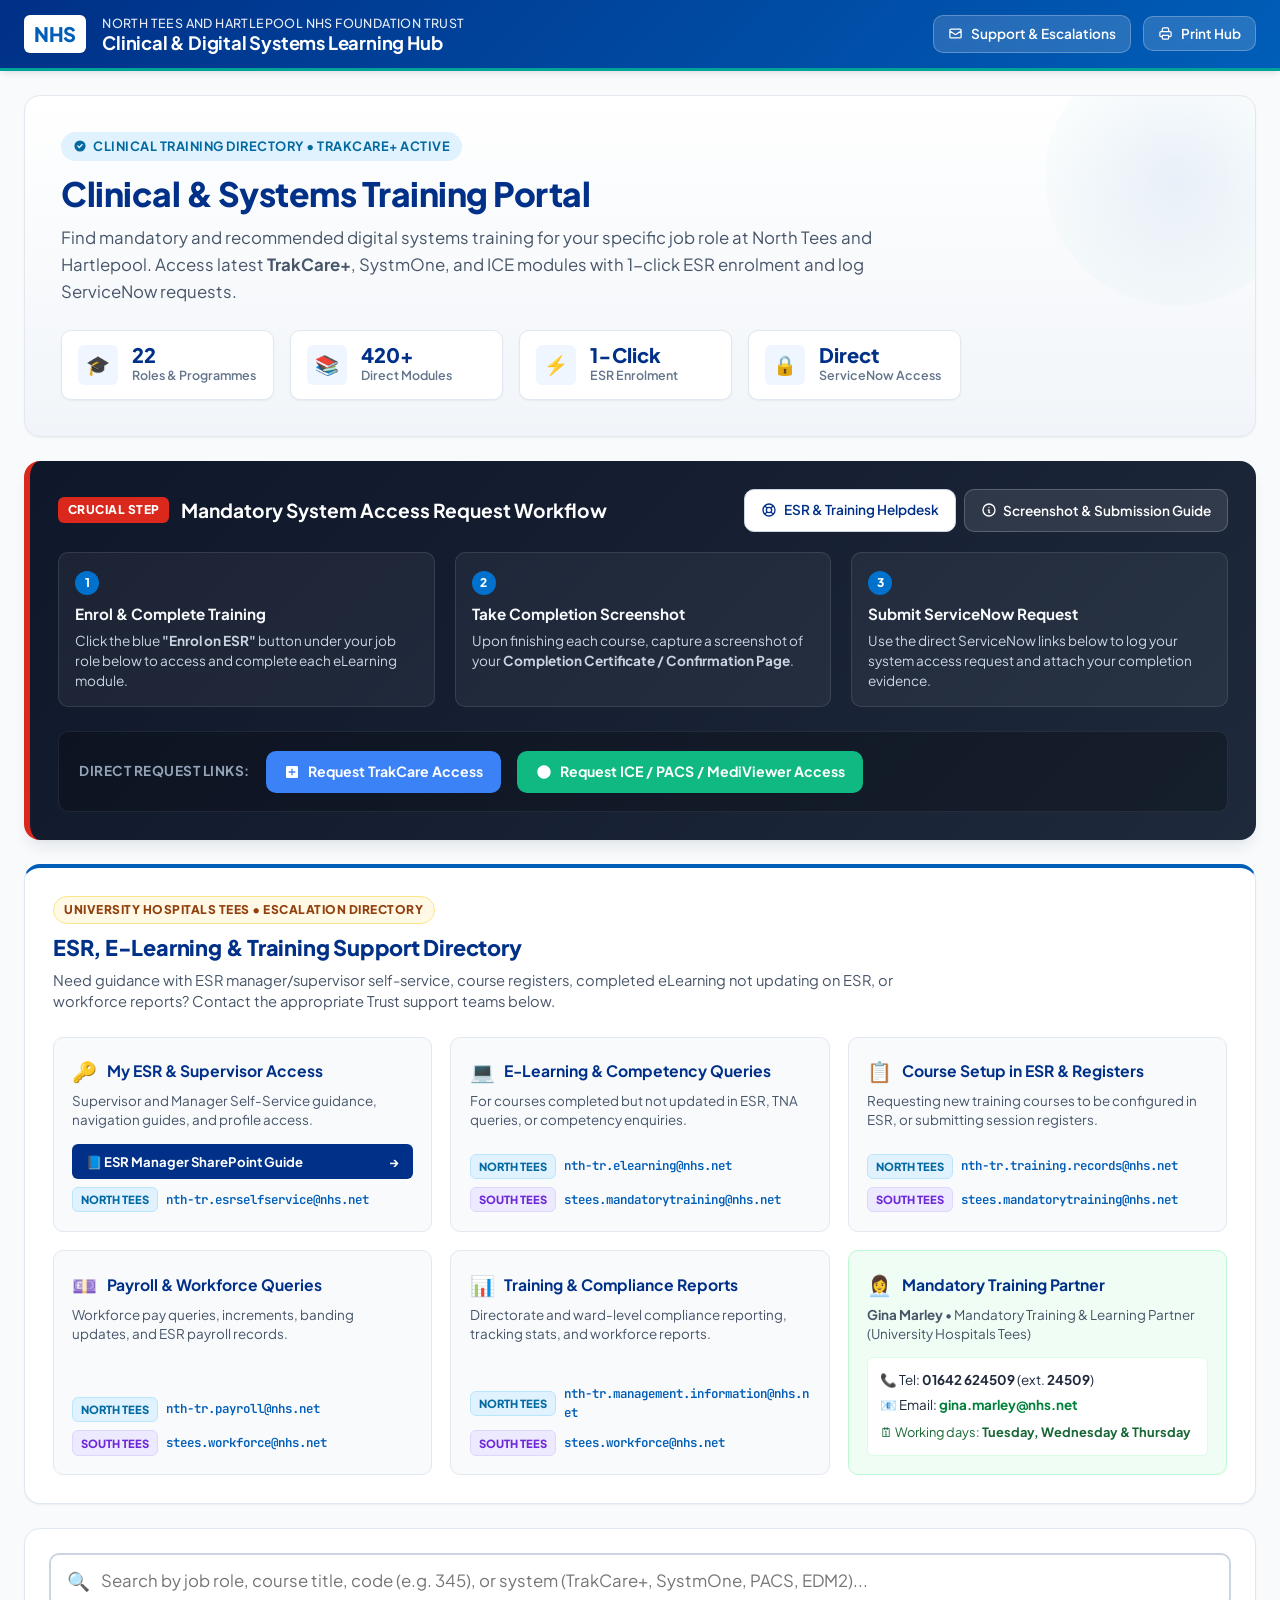
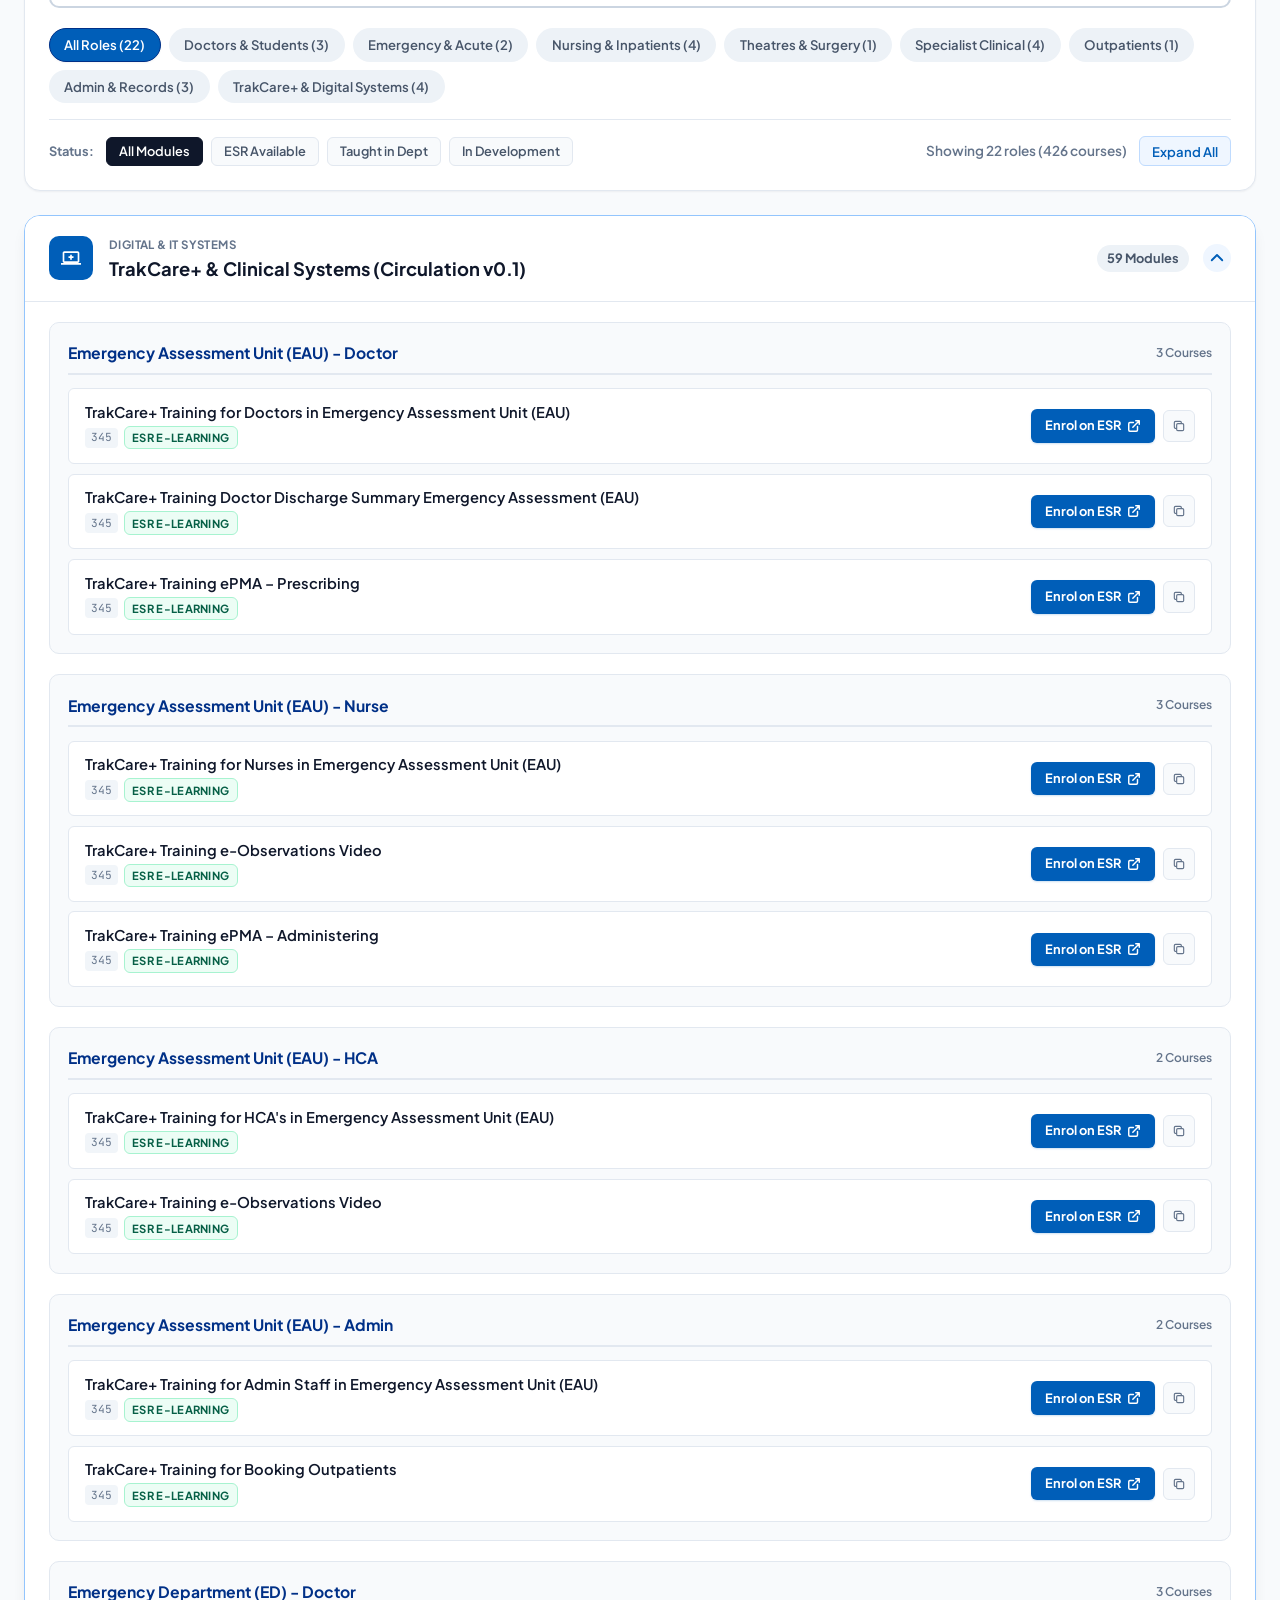
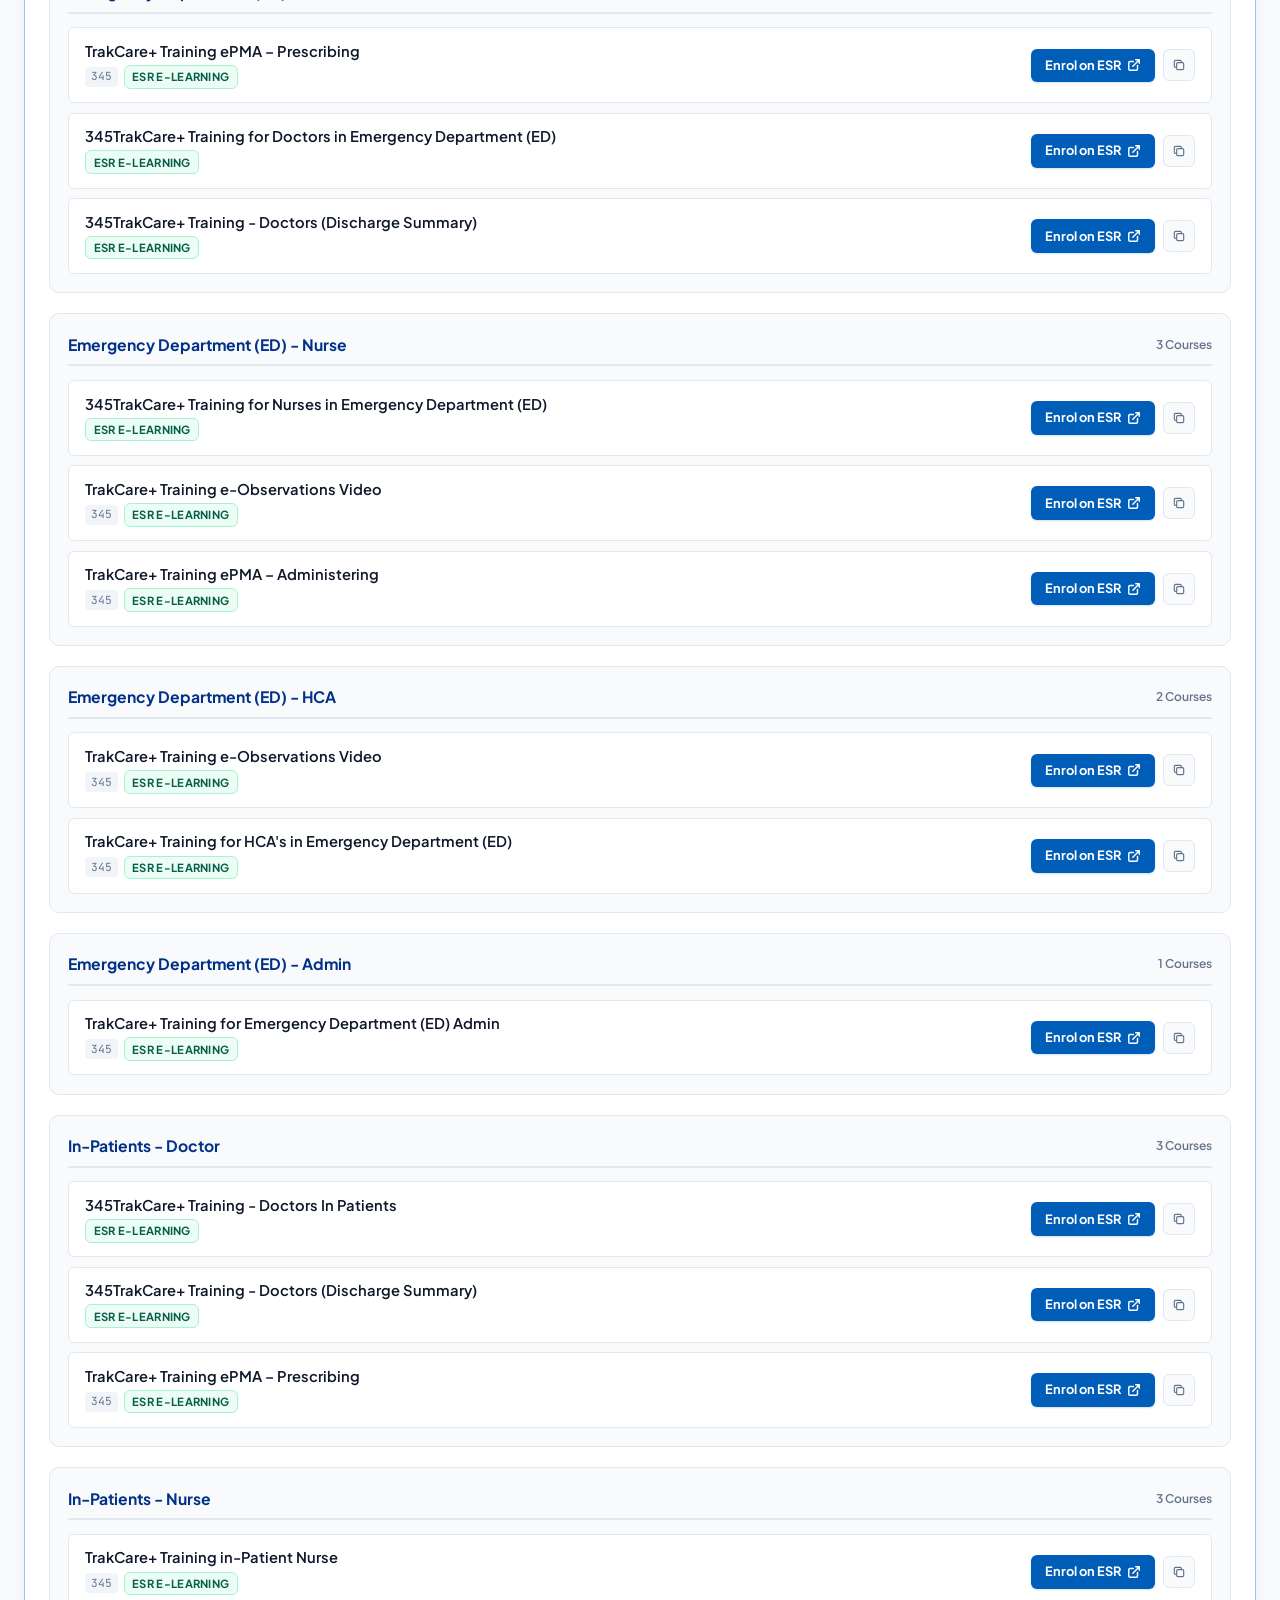
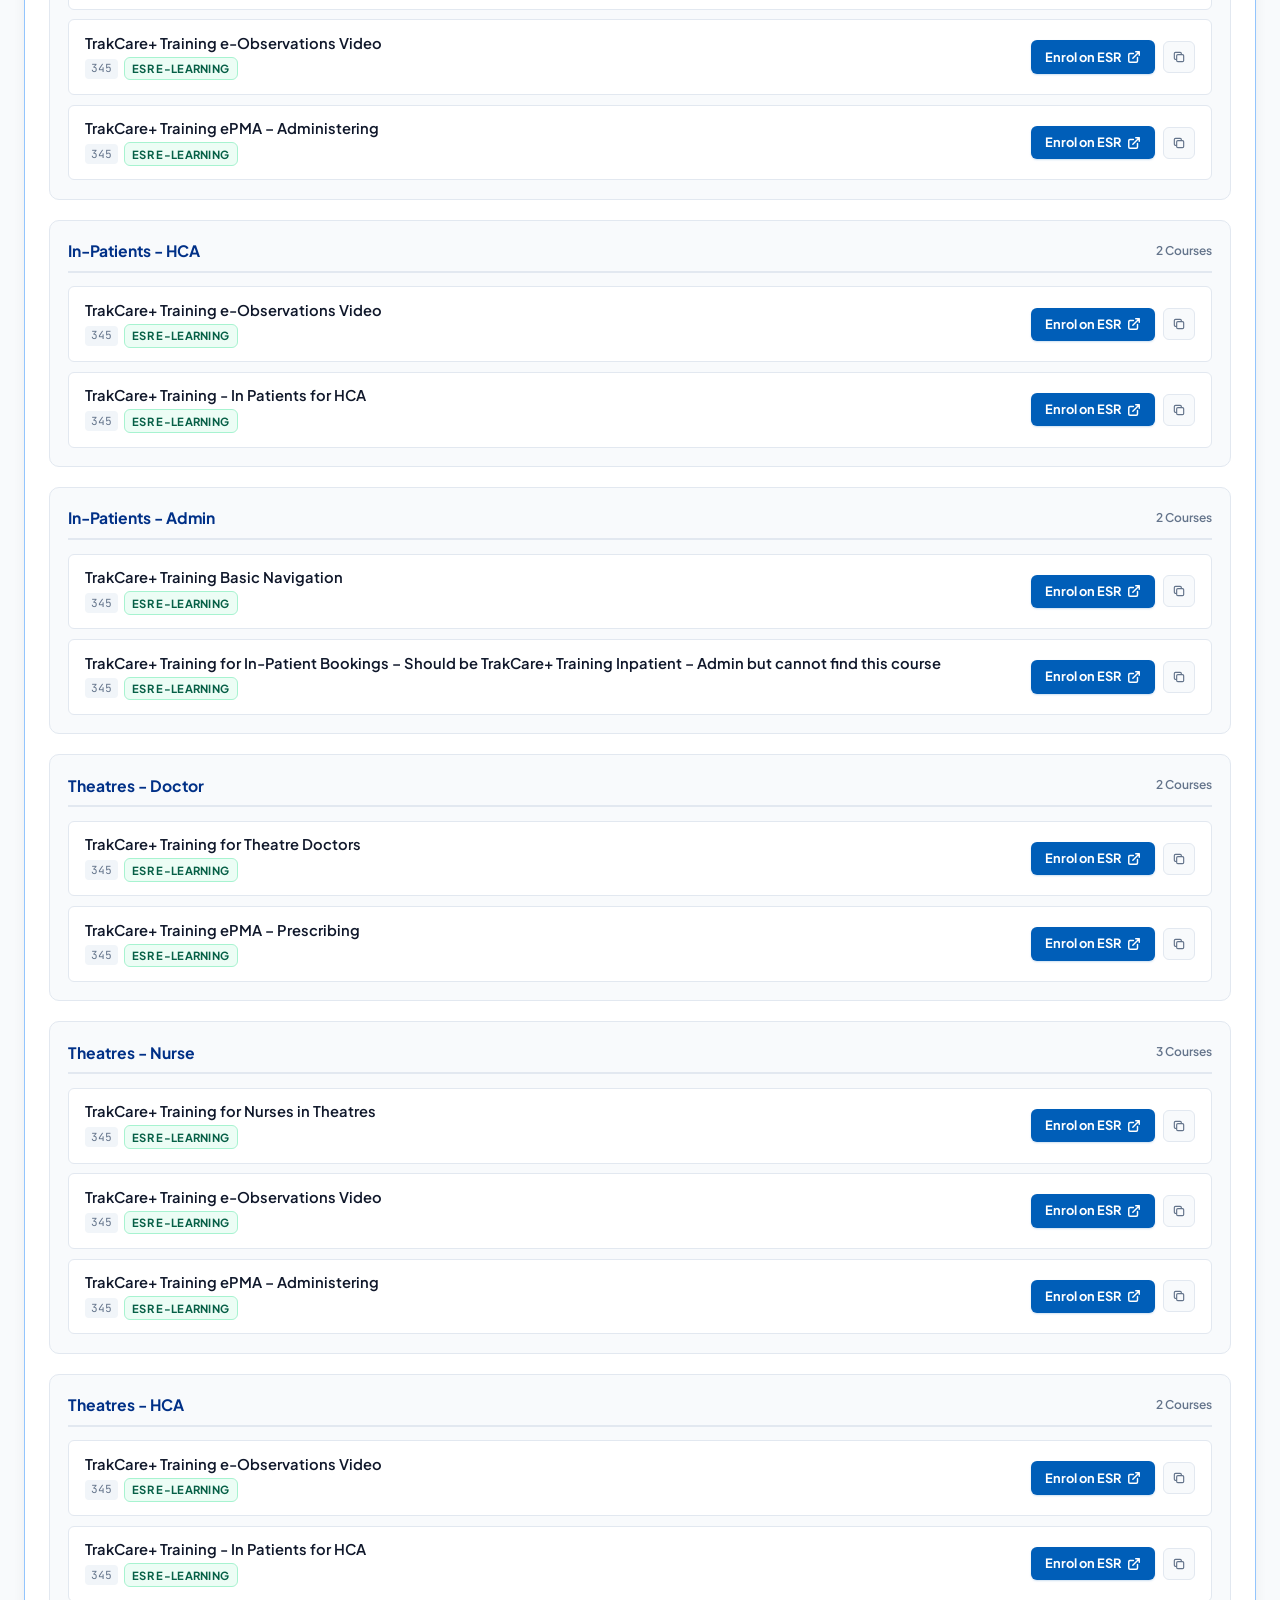
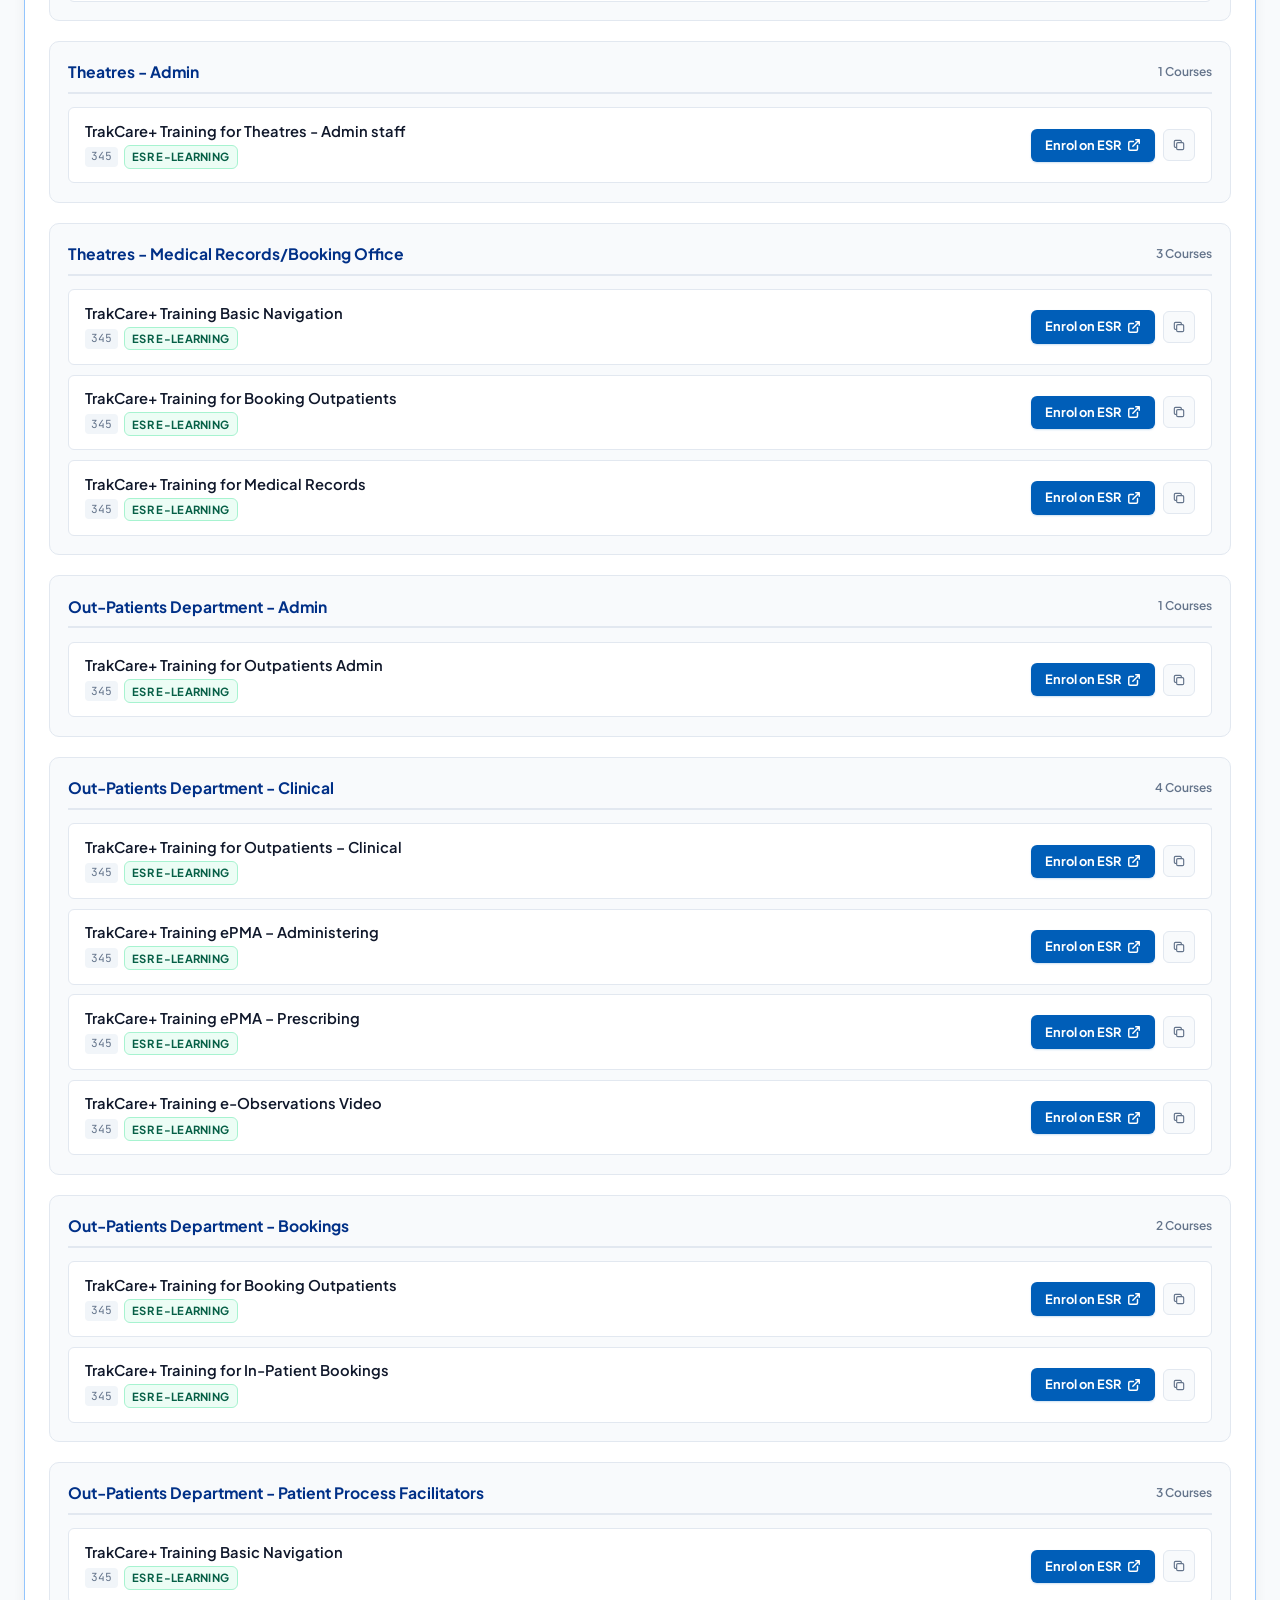
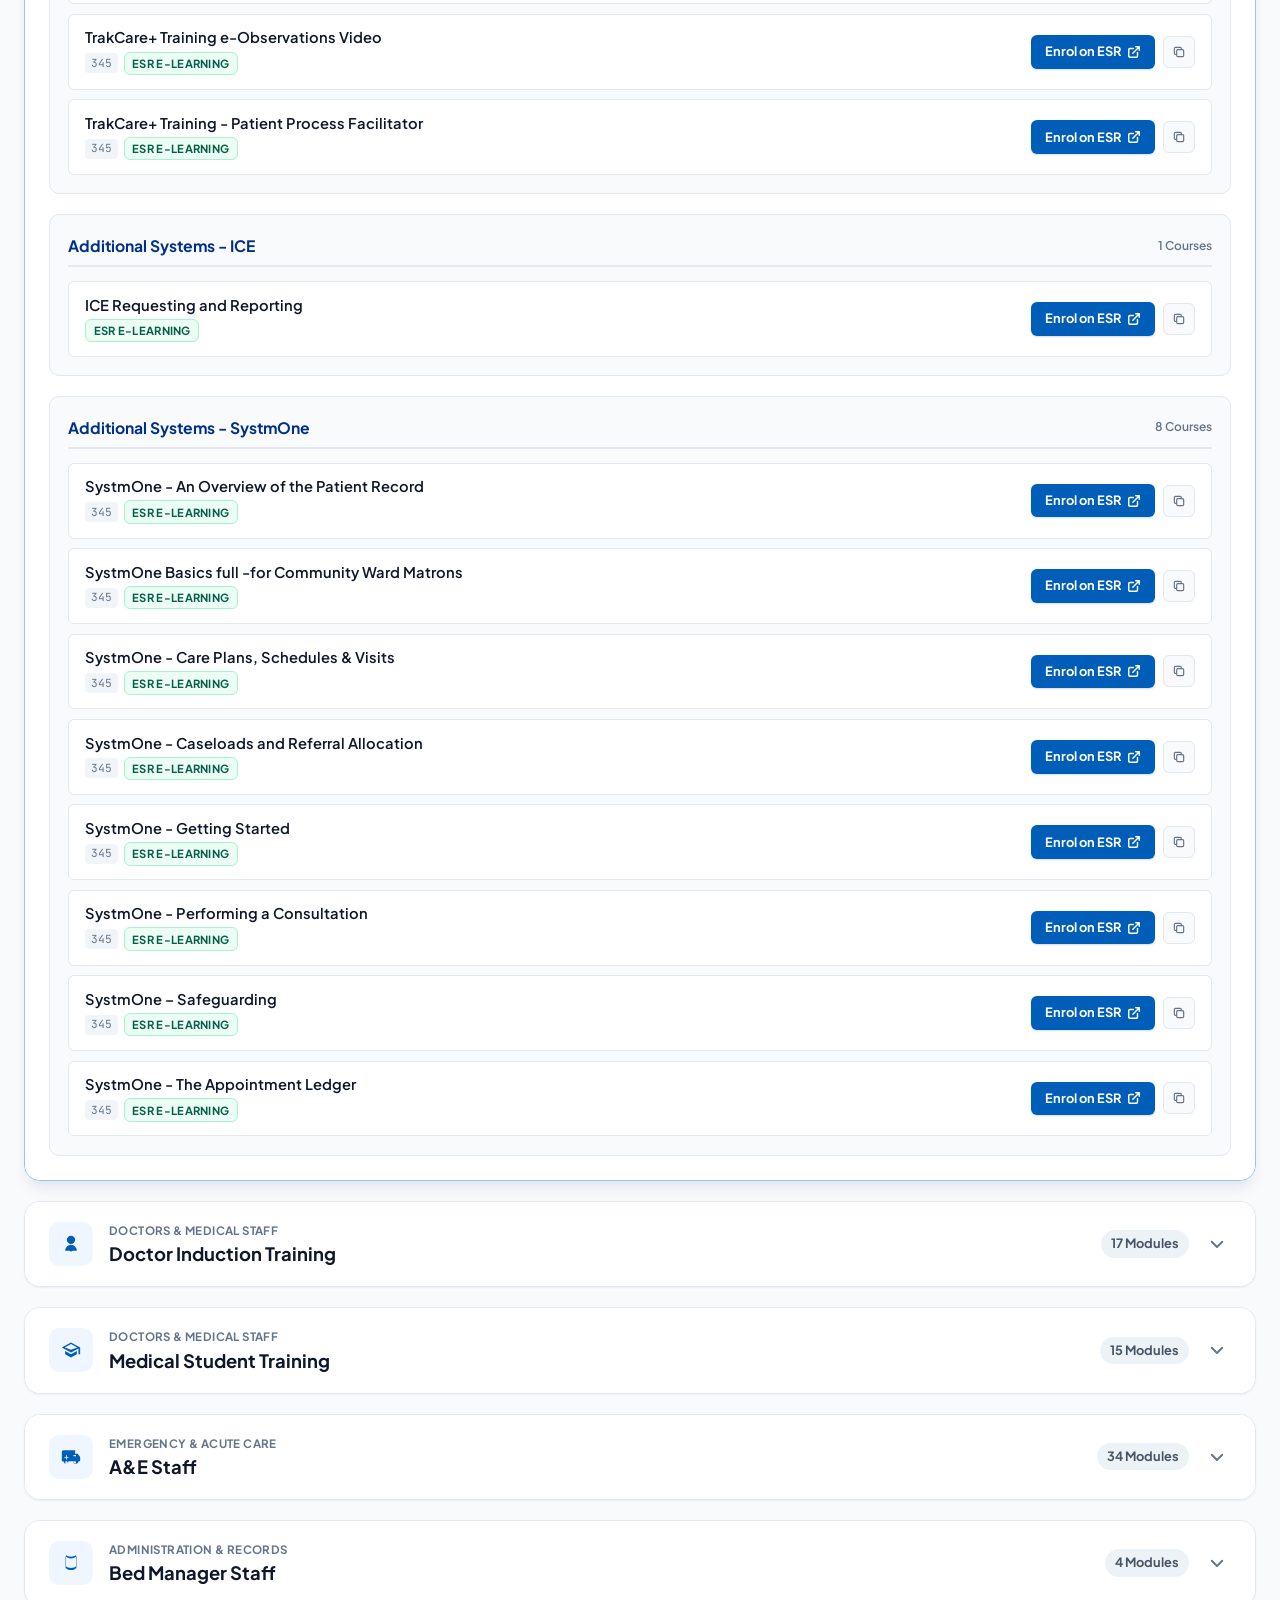
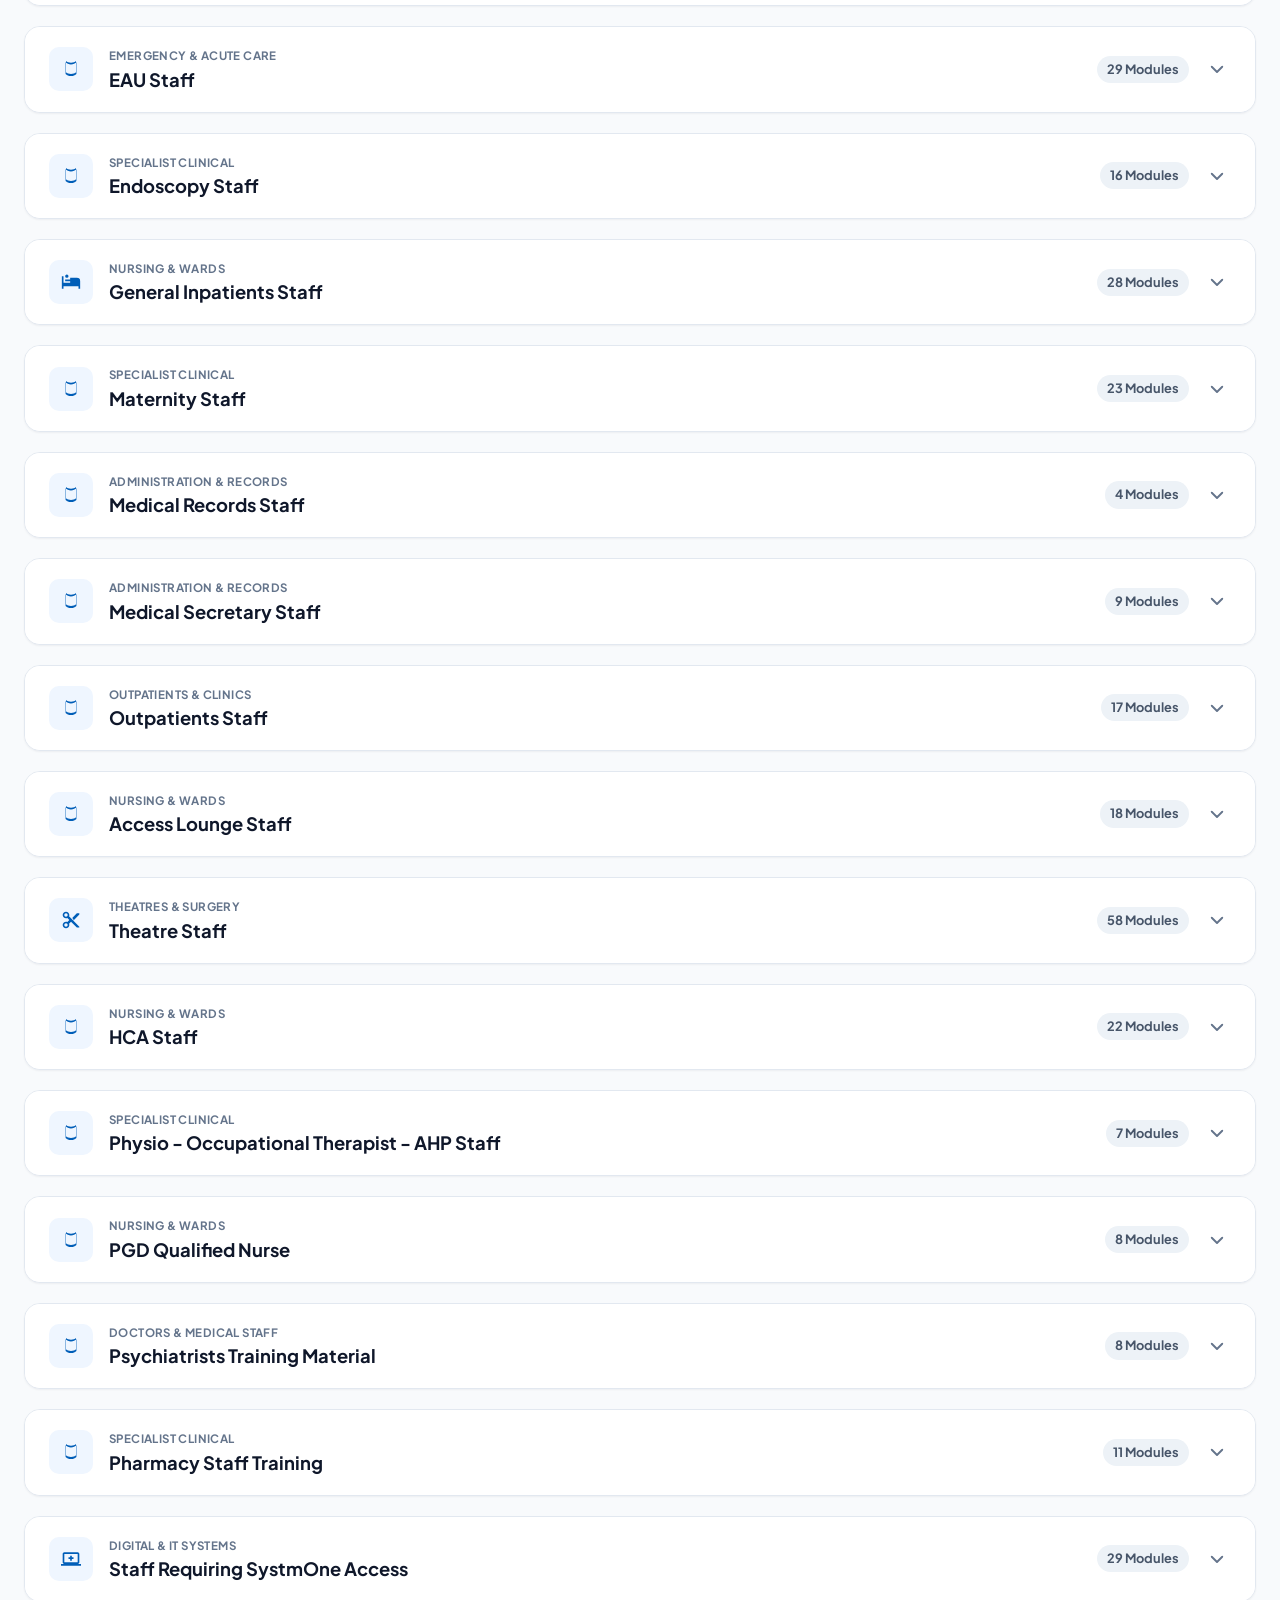
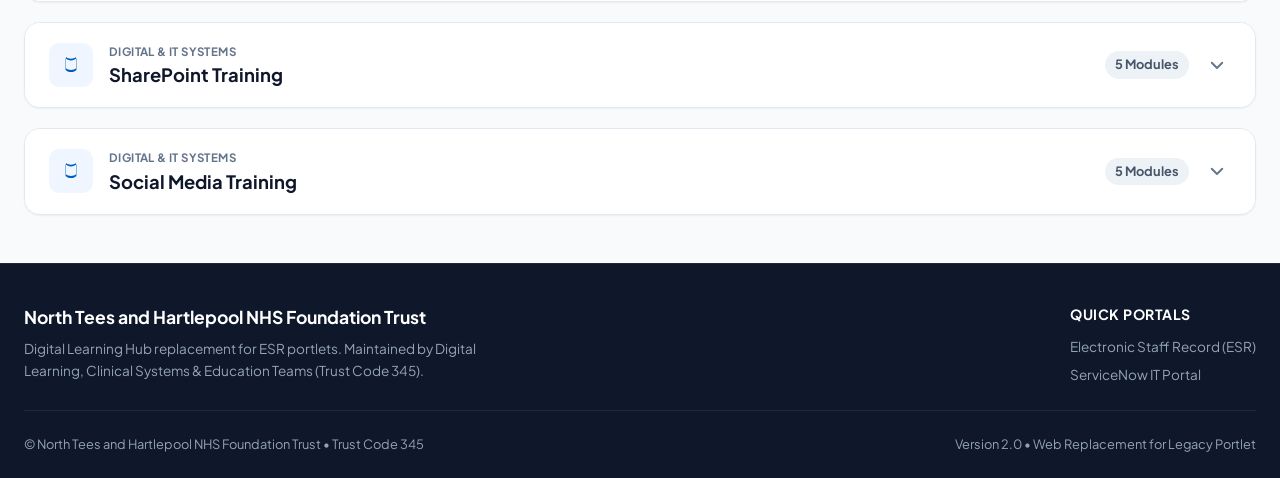
<file: index.html>
<!DOCTYPE html>
<html lang="en">
<head>
  <meta charset="UTF-8">
  <meta name="viewport" content="width=device-width, initial-scale=1.0">
  <title>NTH Learning Hub | Clinical & Digital Systems Training Portal</title>
  <meta name="description" content="Official clinical and digital systems training directory for North Tees and Hartlepool NHS Foundation Trust staff. Find direct ESR enrolment links and ServiceNow access request forms.">
  <link rel="stylesheet" href="styles.css">
  <link rel="icon" href="data:image/svg+xml,<svg xmlns=%22http://www.w3.org/2000/svg%22 viewBox=%220%200%20100%20100%22><text y=%22.9em%22 font-size=%2290%22>🏥</text></svg>">
</head>
<body>

  <!-- Top Sticky Navigation Bar -->
  <header class="site-header" role="banner">
    <div class="header-inner">
      <div class="header-brand">
        <div class="nhs-logo-badge" aria-label="NHS">NHS</div>
        <div class="brand-info">
          <span class="brand-trust">North Tees and Hartlepool NHS Foundation Trust</span>
          <span class="brand-title">Clinical &amp; Digital Systems Learning Hub</span>
        </div>
      </div>
      <nav class="header-actions" aria-label="Quick Actions">
        <a href="#supportSection" class="btn-header" title="ESR &amp; Training Helpdesk Directory">
          <svg width="15" height="15" fill="none" stroke="currentColor" stroke-width="2" viewBox="0 0 24 24"><path stroke-linecap="round" stroke-linejoin="round" d="M3 8l7.89 5.26a2 2 0 002.22 0L21 8M5 19h14a2 2 0 002-2V7a2 2 0 00-2-2H5a2 2 0 00-2 2v10a2 2 0 002 2z"/></svg>
          <span>Support &amp; Escalations</span>
        </a>
        <button onclick="window.print()" class="btn-header" title="Print this training catalog">
          <svg width="15" height="15" fill="none" stroke="currentColor" stroke-width="2" viewBox="0 0 24 24"><path stroke-linecap="round" stroke-linejoin="round" d="M17 17h2a2 2 0 002-2v-4a2 2 0 00-2-2H5a2 2 0 00-2 2v4a2 2 0 002 2h2m2 4h6a2 2 0 002-2v-4H7v4a2 2 0 002 2zm8-12V5a2 2 0 00-2-2H9a2 2 0 00-2 2v4h10z"/></svg>
          <span>Print Hub</span>
        </button>
      </nav>
    </div>
  </header>

  <main class="app-container" role="main">
    
    <!-- Hero Banner -->
    <section class="hero-banner" aria-labelledby="heroHeading">
      <div class="hero-content">
        <div class="hero-tag">
          <svg width="14" height="14" fill="currentColor" viewBox="0 0 20 20"><path fill-rule="evenodd" d="M10 18a8 8 0 100-16 8 8 0 000 16zm3.707-9.293a1 1 0 00-1.414-1.414L9 10.586 7.707 9.293a1 1 0 00-1.414 1.414l2 2a1 1 0 001.414 0l4-4z" clip-rule="evenodd"/></svg>
          Clinical Training Directory &bull; TrakCare+ Active
        </div>
        <h1 id="heroHeading" class="hero-heading">Clinical &amp; Systems Training Portal</h1>
        <p class="hero-lead">
          Find mandatory and recommended digital systems training for your specific job role at North Tees and Hartlepool. Access latest <strong>TrakCare+</strong>, SystmOne, and ICE modules with 1-click ESR enrolment and log ServiceNow requests.
        </p>

        <!-- Trust Statistics -->
        <div class="hero-stats-row">
          <div class="stat-card">
            <div class="stat-icon">🎓</div>
            <div class="stat-data">
              <span class="stat-number">22</span>
              <span class="stat-label">Roles &amp; Programmes</span>
            </div>
          </div>
          <div class="stat-card">
            <div class="stat-icon">📚</div>
            <div class="stat-data">
              <span class="stat-number">420+</span>
              <span class="stat-label">Direct Modules</span>
            </div>
          </div>
          <div class="stat-card">
            <div class="stat-icon">⚡</div>
            <div class="stat-data">
              <span class="stat-number">1-Click</span>
              <span class="stat-label">ESR Enrolment</span>
            </div>
          </div>
          <div class="stat-card">
            <div class="stat-icon">🔒</div>
            <div class="stat-data">
              <span class="stat-number">Direct</span>
              <span class="stat-label">ServiceNow Access</span>
            </div>
          </div>
        </div>
      </div>
    </section>

    <!-- Important Notice: Access Request Workflow -->
    <section class="workflow-panel" aria-labelledby="workflowHeading">
      <div class="workflow-header">
        <div class="workflow-title-wrap">
          <span class="workflow-badge">Crucial Step</span>
          <h2 id="workflowHeading" class="workflow-title">Mandatory System Access Request Workflow</h2>
        </div>
        <div style="display: flex; gap: 8px; flex-wrap: wrap;">
          <a href="#supportSection" class="btn-guide-modal" style="background: #ffffff; color: var(--nhs-dark-blue); border-color: var(--border-medium); text-decoration: none;">
            <svg width="16" height="16" fill="none" stroke="currentColor" stroke-width="2" viewBox="0 0 24 24"><path stroke-linecap="round" stroke-linejoin="round" d="M18.364 5.636l-3.536 3.536m0 5.656l3.536 3.536M9.172 9.172L5.636 5.636m3.536 9.192l-3.536 3.536M21 12a9 9 0 11-18 0 9 9 0 0118 0zm-5 0a4 4 0 11-8 0 4 4 0 018 0z"/></svg>
            <span>ESR &amp; Training Helpdesk</span>
          </a>
          <button id="btnOpenGuide" class="btn-guide-modal" type="button">
            <svg width="16" height="16" fill="none" stroke="currentColor" stroke-width="2" viewBox="0 0 24 24"><path stroke-linecap="round" stroke-linejoin="round" d="M13 16h-1v-4h-1m1-4h.01M21 12a9 9 0 11-18 0 9 9 0 0118 0z"/></svg>
            <span>Screenshot &amp; Submission Guide</span>
          </button>
        </div>
      </div>

      <div class="workflow-steps">
        <div class="step-item">
          <span class="step-num">1</span>
          <h3 class="step-title">Enrol &amp; Complete Training</h3>
          <p class="step-desc">Click the blue <strong>"Enrol on ESR"</strong> button under your job role below to access and complete each eLearning module.</p>
        </div>
        <div class="step-item">
          <span class="step-num">2</span>
          <h3 class="step-title">Take Completion Screenshot</h3>
          <p class="step-desc">Upon finishing each course, capture a screenshot of your <strong>Completion Certificate / Confirmation Page</strong>.</p>
        </div>
        <div class="step-item">
          <span class="step-num">3</span>
          <h3 class="step-title">Submit ServiceNow Request</h3>
          <p class="step-desc">Use the direct ServiceNow links below to log your system access request and attach your completion evidence.</p>
        </div>
      </div>

      <div class="workflow-actions">
        <span class="action-label">Direct Request Links:</span>
        <a href="https://nthnhs.service-now.com/sp?id=sc_cat_item&table=sc_cat_item&sys_id=86a4689b976fbd90a441f6771153af2f" target="_blank" rel="noopener noreferrer" class="btn-sn trakcare">
          <svg width="16" height="16" fill="currentColor" viewBox="0 0 24 24"><path d="M19 3H5c-1.1 0-2 .9-2 2v14c0 1.1.9 2 2 2h14c1.1 0 2-.9 2-2V5c0-1.1-.9-2-2-2zm-2 10h-4v4h-2v-4H7v-2h4V7h2v4h4v2z"/></svg>
          <span>Request TrakCare Access</span>
        </a>
        <a href="https://nthnhs.service-now.com/sp?id=sc_cat_item&table=sc_cat_item&sys_id=6776e0ce9708c650a441f6771153af5c" target="_blank" rel="noopener noreferrer" class="btn-sn ice">
          <svg width="16" height="16" fill="currentColor" viewBox="0 0 24 24"><path d="M12 2C6.48 2 2 6.48 2 12s4.48 10 10 10 10-4.48 10-10S17.52 2 12 2zm-1 15h2v-6h-2v6zm0-8h2V7h-2v2z"/></svg>
          <span>Request ICE / PACS / MediViewer Access</span>
        </a>
      </div>
    </section>

    <!-- ESR & Training Support Directory Section -->
    <section id="supportSection" class="support-section" aria-labelledby="supportHeading">
      <div class="support-card-main">
        <div class="support-header">
          <div class="support-header-badge">University Hospitals Tees &bull; Escalation Directory</div>
          <h2 id="supportHeading" class="support-title">ESR, E-Learning &amp; Training Support Directory</h2>
          <p class="support-subtitle">
            Need guidance with ESR manager/supervisor self-service, course registers, completed eLearning not updating on ESR, or workforce reports? Contact the appropriate Trust support teams below.
          </p>
        </div>

        <div class="support-grid">
          <!-- 1. My ESR / Supervisor Access -->
          <div class="support-box">
            <div class="support-box-top">
              <span class="support-icon">🔑</span>
              <h3 class="support-box-title">My ESR &amp; Supervisor Access</h3>
            </div>
            <p class="support-box-desc">Supervisor and Manager Self-Service guidance, navigation guides, and profile access.</p>
            <div class="support-actions">
              <a href="http://sharept2010/Departments/TF012/SitePages/ESR%20Manager%20Self-Service.aspx" target="_blank" rel="noopener noreferrer" class="support-btn-link" title="Open SharePoint Guide">
                <span>📘 ESR Manager SharePoint Guide</span> &rarr;
              </a>
              <div class="support-contact-row">
                <span class="support-trust-tag north">North Tees</span>
                <a href="mailto:nth-tr.esrselfservice@nhs.net" class="support-email-link">nth-tr.esrselfservice@nhs.net</a>
              </div>
            </div>
          </div>

          <!-- 2. E-Learning & Competency Queries -->
          <div class="support-box">
            <div class="support-box-top">
              <span class="support-icon">💻</span>
              <h3 class="support-box-title">E-Learning &amp; Competency Queries</h3>
            </div>
            <p class="support-box-desc">For courses completed but not updated in ESR, TNA queries, or competency enquiries.</p>
            <div class="support-actions">
              <div class="support-contact-row">
                <span class="support-trust-tag north">North Tees</span>
                <a href="mailto:nth-tr.elearning@nhs.net" class="support-email-link">nth-tr.elearning@nhs.net</a>
              </div>
              <div class="support-contact-row">
                <span class="support-trust-tag south">South Tees</span>
                <a href="mailto:stees.mandatorytraining@nhs.net" class="support-email-link">stees.mandatorytraining@nhs.net</a>
              </div>
            </div>
          </div>

          <!-- 3. Course Setup & Attendance Registers -->
          <div class="support-box">
            <div class="support-box-top">
              <span class="support-icon">📋</span>
              <h3 class="support-box-title">Course Setup in ESR &amp; Registers</h3>
            </div>
            <p class="support-box-desc">Requesting new training courses to be configured in ESR, or submitting session registers.</p>
            <div class="support-actions">
              <div class="support-contact-row">
                <span class="support-trust-tag north">North Tees</span>
                <a href="mailto:nth-tr.training.records@nhs.net" class="support-email-link">nth-tr.training.records@nhs.net</a>
              </div>
              <div class="support-contact-row">
                <span class="support-trust-tag south">South Tees</span>
                <a href="mailto:stees.mandatorytraining@nhs.net" class="support-email-link">stees.mandatorytraining@nhs.net</a>
              </div>
            </div>
          </div>

          <!-- 4. Payroll Issues / Queries -->
          <div class="support-box">
            <div class="support-box-top">
              <span class="support-icon">💷</span>
              <h3 class="support-box-title">Payroll &amp; Workforce Queries</h3>
            </div>
            <p class="support-box-desc">Workforce pay queries, increments, banding updates, and ESR payroll records.</p>
            <div class="support-actions">
              <div class="support-contact-row">
                <span class="support-trust-tag north">North Tees</span>
                <a href="mailto:nth-tr.payroll@nhs.net" class="support-email-link">nth-tr.payroll@nhs.net</a>
              </div>
              <div class="support-contact-row">
                <span class="support-trust-tag south">South Tees</span>
                <a href="mailto:stees.workforce@nhs.net" class="support-email-link">stees.workforce@nhs.net</a>
              </div>
            </div>
          </div>

          <!-- 5. Reports for Training / Compliance -->
          <div class="support-box">
            <div class="support-box-top">
              <span class="support-icon">📊</span>
              <h3 class="support-box-title">Training &amp; Compliance Reports</h3>
            </div>
            <p class="support-box-desc">Directorate and ward-level compliance reporting, tracking stats, and workforce reports.</p>
            <div class="support-actions">
              <div class="support-contact-row">
                <span class="support-trust-tag north">North Tees</span>
                <a href="mailto:nth-tr.management.information@nhs.net" class="support-email-link">nth-tr.management.information@nhs.net</a>
              </div>
              <div class="support-contact-row">
                <span class="support-trust-tag south">South Tees</span>
                <a href="mailto:stees.workforce@nhs.net" class="support-email-link">stees.workforce@nhs.net</a>
              </div>
            </div>
          </div>

          <!-- 6. Mandatory Training Partner -->
          <div class="support-box highlight-partner">
            <div class="support-box-top">
              <span class="support-icon">👩‍💼</span>
              <h3 class="support-box-title">Mandatory Training Partner</h3>
            </div>
            <p class="support-box-desc"><strong>Gina Marley</strong> &bull; Mandatory Training &amp; Learning Partner (University Hospitals Tees)</p>
            <div class="support-partner-details">
              <div>📞 Tel: <strong>01642 624509</strong> (ext. <strong>24509</strong>)</div>
              <div>📧 Email: <a href="mailto:gina.marley@nhs.net">gina.marley@nhs.net</a></div>
              <div class="partner-days">🗓 Working days: <strong>Tuesday, Wednesday &amp; Thursday</strong></div>
            </div>
          </div>
        </div>
      </div>
    </section>

    <!-- Search & Filter Controls -->
    <section class="controls-section" aria-label="Search and filter training roles">
      <div class="search-box-wrap">
        <span class="search-icon">🔍</span>
        <input type="text" id="searchInput" class="search-input" placeholder="Search by job role, course title, code (e.g. 345), or system (TrakCare+, SystmOne, PACS, EDM2)..." autocomplete="off">
        <button id="clearSearchBtn" class="clear-search-btn" title="Clear search" style="display: none;">✕</button>
      </div>

      <!-- Department Filter Pills -->
      <div id="deptFilterBar" class="dept-filter-bar" role="tablist" aria-label="Filter by department"></div>

      <!-- Status & Utility Controls -->
      <div class="filter-meta-bar">
        <div id="statusToggles" class="status-toggles">
          <span style="font-size: 0.8rem; font-weight: 700; color: var(--text-muted); margin-right: 0.25rem;">Status:</span>
          <button class="status-btn active" data-status="all">All Modules</button>
          <button class="status-btn" data-status="available">ESR Available</button>
          <button class="status-btn" data-status="in_department">Taught in Dept</button>
          <button class="status-btn" data-status="in_development">In Development</button>
        </div>

        <div class="toolbar-actions">
          <span id="resultsCountText" class="results-count-text">Loading catalog...</span>
          <button id="btnToggleAll" class="btn-toggle-all" type="button">
            <span>Expand All</span>
          </button>
        </div>
      </div>
    </section>

    <!-- Training Catalog (Accordion of Roles) -->
    <section class="catalog-section" aria-label="Job roles and course catalog">
      <div id="cardsContainer" class="cards-container">
        <!-- Rendered dynamically by app.js -->
      </div>
    </section>

  </main>

  <!-- Screenshot Guide Modal -->
  <div id="guideModal" class="modal-overlay" role="dialog" aria-modal="true" aria-labelledby="guideModalTitle">
    <div class="modal-card">
      <div class="modal-header">
        <h3 id="guideModalTitle" class="modal-title">
          <span>📸</span> How to Capture &amp; Submit Completion Screenshots
        </h3>
        <button id="btnCloseGuide" class="modal-close-btn" aria-label="Close modal">&times;</button>
      </div>
      <div class="modal-body">
        <p>To obtain your system access credentials, you must provide proof that you have completed each prerequisite module on ESR.</p>
        
        <div class="modal-step-list">
          <div class="modal-step">
            <div class="modal-step-badge">1</div>
            <div>
              <strong style="color: var(--nhs-dark-blue);">Reach the Completion Page</strong>
              <p style="font-size: 0.88rem; color: var(--text-secondary); margin-top: 0.2rem;">Complete all sections of the eLearning on ESR until you see the final screen displaying <em>"Course Completed"</em> or your name and pass score.</p>
            </div>
          </div>

          <div class="modal-step">
            <div class="modal-step-badge">2</div>
            <div>
              <strong style="color: var(--nhs-dark-blue);">Capture the Screen (Trust PC)</strong>
              <p style="font-size: 0.88rem; color: var(--text-secondary); margin-top: 0.2rem;">
                Press <span class="keyboard-shortcut">Windows</span> + <span class="keyboard-shortcut">Shift</span> + <span class="keyboard-shortcut">S</span> to open the Windows Snipping Tool, or press <span class="keyboard-shortcut">PrtScn</span> (Print Screen). Select the full completion window.
              </p>
            </div>
          </div>

          <div class="modal-step">
            <div class="modal-step-badge">3</div>
            <div>
              <strong style="color: var(--nhs-dark-blue);">Save or Paste into ServiceNow</strong>
              <p style="font-size: 0.88rem; color: var(--text-secondary); margin-top: 0.2rem;">
                Open the appropriate ServiceNow request form (TrakCare or ICE/PACS/MediViewer), paste your screenshot (<span class="keyboard-shortcut">Ctrl</span> + <span class="keyboard-shortcut">V</span>) directly into the attachment box, and submit your request.
              </p>
            </div>
          </div>
        </div>

        <div style="background: #FFF9E6; border: 1px solid #FDE68A; padding: 0.85rem 1rem; border-radius: 8px; font-size: 0.85rem; color: #92400E;">
          <strong>Tip for Line Managers:</strong> When booking new starters onto ward rosters, ensure their ServiceNow requests are submitted at least 5 working days before their first clinical shift.
        </div>
      </div>
    </div>
  </div>



  <!-- Toast Notification -->
  <div id="toast" class="toast-notification" role="status" aria-live="polite"></div>

  <!-- Footer -->
  <footer class="site-footer" role="contentinfo">
    <div class="footer-inner">
      <div class="footer-top">
        <div class="footer-brand-wrap">
          <div class="footer-brand-title">North Tees and Hartlepool NHS Foundation Trust</div>
          <p class="footer-desc">
            Digital Learning Hub replacement for ESR portlets. Maintained by Digital Learning, Clinical Systems &amp; Education Teams (Trust Code 345).
          </p>
        </div>
        <div class="footer-links-group">
          <span class="footer-links-title">Quick Portals</span>
          <a href="https://my.esr.nhs.uk" target="_blank" rel="noopener noreferrer" class="footer-link">Electronic Staff Record (ESR)</a>
          <a href="https://nthnhs.service-now.com" target="_blank" rel="noopener noreferrer" class="footer-link">ServiceNow IT Portal</a>
        </div>
      </div>
      <div class="footer-bottom">
        <span>&copy; North Tees and Hartlepool NHS Foundation Trust &bull; Trust Code 345</span>
        <span>Version 2.0 &bull; Web Replacement for Legacy Portlet</span>
      </div>
    </div>
  </footer>

  <!-- Scripts -->
  <script src="courses-data.js"></script>
  <script src="app.js"></script>
</body>
</html>
</file>
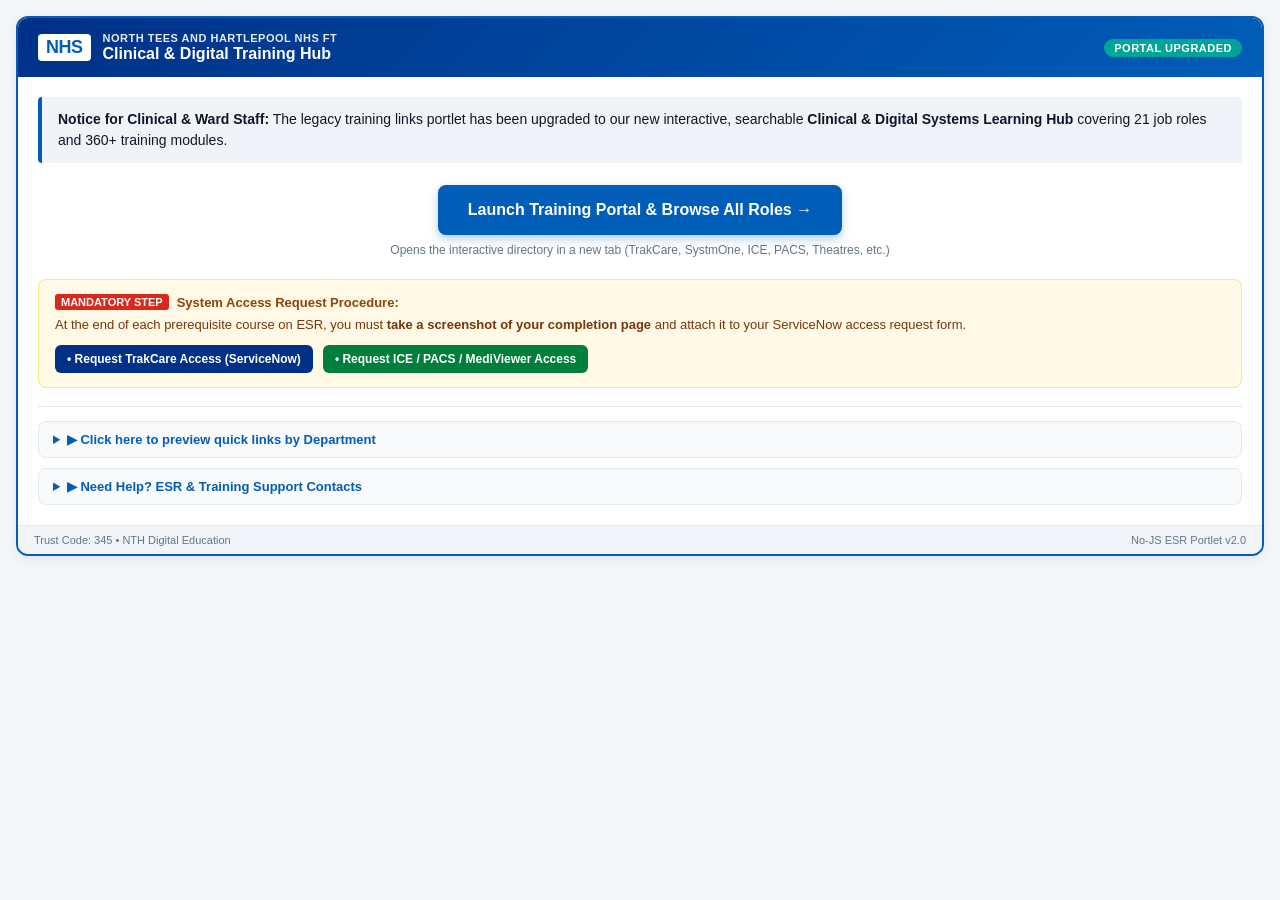
<file: esr-portlet.html>
<!DOCTYPE html>
<html lang="en">
<head>
  <meta charset="UTF-8">
  <title>ESR Signposting Portlet</title>
</head>
<body style="margin: 0; padding: 16px; background-color: #f4f6f8;">

<!-- 
================================================================================
  NORTH TEES AND HARTLEPOOL NHS FOUNDATION TRUST (Trust Code 345)
  ESR USER-DEFINED WEB PORTLET: CLINICAL & DIGITAL SYSTEMS TRAINING SIGNPOSTING
================================================================================
  COMPATIBILITY NOTICE:
  - 100% Pure HTML & Inline CSS.
  - ZERO JavaScript (<script> tags and onclick handlers have been removed)
    to comply with ESR security restrictions.
  - Safe for all Oracle ESR dashboards and portlet container widths.

  ADMIN INSTRUCTIONS:
  1. Open ESR Portal Administration -> Manage Portlets.
  2. Select your Target Dashboard (e.g., Clinical Dashboard, Employee Self Service).
  3. Create or Edit a "User Defined Portlet" (HTML/Text).
  4. Copy and paste the <div> container below into the portlet source box.
  5. The links below are pre-configured for your hosted site at:
     https://nhs-esr-ias.github.io/NTH_Learning_Hub/
================================================================================
-->

<div style="font-family: -apple-system, BlinkMacSystemFont, 'Segoe UI', Roboto, Helvetica, Arial, sans-serif; max-width: 100%; margin: 0 auto; background: #ffffff; border: 2px solid #005EB8; border-radius: 12px; overflow: hidden; box-shadow: 0 4px 12px rgba(0, 48, 135, 0.08); color: #212b32;">

  <!-- Portlet Header Banner -->
  <div style="background: linear-gradient(135deg, #003087 0%, #005EB8 100%); color: #ffffff; padding: 14px 20px; display: flex; align-items: center; justify-content: space-between; flex-wrap: wrap; gap: 10px;">
    <div style="display: flex; align-items: center; gap: 12px;">
      <span style="background: #ffffff; color: #005EB8; font-weight: 800; font-size: 18px; padding: 3px 8px; border-radius: 4px; letter-spacing: -0.5px; display: inline-block;">NHS</span>
      <div>
        <div style="font-size: 11px; text-transform: uppercase; letter-spacing: 0.5px; opacity: 0.9; font-weight: 600;">North Tees and Hartlepool NHS FT</div>
        <div style="font-size: 16px; font-weight: 700; line-height: 1.2;">Clinical &amp; Digital Training Hub</div>
      </div>
    </div>
    <span style="background: #00A499; color: #ffffff; font-size: 11px; font-weight: 700; padding: 3px 10px; border-radius: 20px; text-transform: uppercase; letter-spacing: 0.5px;">Portal Upgraded</span>
  </div>

  <!-- Portlet Main Body -->
  <div style="padding: 20px;">
    
    <div style="background: #F0F4F8; border-left: 4px solid #005EB8; padding: 12px 16px; border-radius: 4px; margin-bottom: 18px;">
      <p style="margin: 0; font-size: 14px; line-height: 1.5; color: #0F172A;">
        <strong>Notice for Clinical &amp; Ward Staff:</strong> 
        The legacy training links portlet has been upgraded to our new interactive, searchable <strong>Clinical &amp; Digital Systems Learning Hub</strong> covering 21 job roles and 360+ training modules.
      </p>
    </div>

    <!-- Main Call to Action Button -->
    <div style="text-align: center; margin: 22px 0;">
      <!-- HOSTED SITE URL -->
      <a href="https://nhs-esr-ias.github.io/NTH_Learning_Hub/" target="_blank" rel="noopener noreferrer" style="display: inline-block; background: #005EB8; color: #ffffff; font-size: 16px; font-weight: 700; text-decoration: none; padding: 14px 28px; border-radius: 8px; box-shadow: 0 4px 10px rgba(0, 94, 184, 0.3); border: 2px solid #005EB8;">
        Launch Training Portal &amp; Browse All Roles &rarr;
      </a>
      <div style="font-size: 12px; color: #64748B; margin-top: 8px;">
        Opens the interactive directory in a new tab (TrakCare, SystmOne, ICE, PACS, Theatres, etc.)
      </div>
    </div>

    <!-- Crucial Reminder Box: ServiceNow Requests -->
    <div style="background: #FFF9E6; border: 1px solid #FDE68A; border-radius: 8px; padding: 14px 16px; margin-bottom: 18px;">
      <div style="display: flex; align-items: center; gap: 8px; margin-bottom: 6px;">
        <span style="background: #DA291C; color: #ffffff; font-size: 11px; font-weight: 800; padding: 2px 6px; border-radius: 3px; text-transform: uppercase;">MANDATORY STEP</span>
        <strong style="color: #92400E; font-size: 13px;">System Access Request Procedure:</strong>
      </div>
      <p style="margin: 0 0 10px 0; font-size: 13px; color: #78350F; line-height: 1.45;">
        At the end of each prerequisite course on ESR, you must <strong>take a screenshot of your completion page</strong> and attach it to your ServiceNow access request form.
      </p>
      
      <!-- Direct ServiceNow Links (No JS needed) -->
      <div style="display: flex; flex-wrap: wrap; gap: 10px; margin-top: 8px;">
        <a href="https://nthnhs.service-now.com/sp?id=sc_cat_item&amp;table=sc_cat_item&amp;sys_id=86a4689b976fbd90a441f6771153af2f" target="_blank" rel="noopener noreferrer" style="display: inline-block; background: #003087; color: #ffffff; font-size: 12px; font-weight: 700; text-decoration: none; padding: 7px 12px; border-radius: 6px;">
          &bull; Request TrakCare Access (ServiceNow)
        </a>
        <a href="https://nthnhs.service-now.com/sp?id=sc_cat_item&amp;table=sc_cat_item&amp;sys_id=6776e0ce9708c650a441f6771153af5c" target="_blank" rel="noopener noreferrer" style="display: inline-block; background: #007F3B; color: #ffffff; font-size: 12px; font-weight: 700; text-decoration: none; padding: 7px 12px; border-radius: 6px;">
          &bull; Request ICE / PACS / MediViewer Access
        </a>
      </div>
    </div>

    <!-- Pure HTML Dropdown: Quick Role Directory (Requires 0 JavaScript!) -->
    <div style="border-top: 1px solid #E2E8F0; padding-top: 14px;">
      <details style="cursor: pointer; background: #F8FAFC; border: 1px solid #E2E8F0; border-radius: 8px; padding: 10px 14px; margin-bottom: 10px;">
        <summary style="font-size: 13px; font-weight: 700; color: #005EB8; user-select: none;">
          &#9654; Click here to preview quick links by Department
        </summary>
        <div style="margin-top: 10px; display: grid; grid-template-columns: repeat(auto-fit, minmax(200px, 1fr)); gap: 8px; font-size: 12px;">
          <a href="https://nhs-esr-ias.github.io/NTH_Learning_Hub/#collapseTrakCarePlus" target="_blank" rel="noopener noreferrer" style="color: #003087; font-weight: 700; text-decoration: none; padding: 4px 0;">&bull; TrakCare+ Clinical Systems (Circulation v0.1) &star;</a>
          <a href="https://nhs-esr-ias.github.io/NTH_Learning_Hub/#collapseOne" target="_blank" rel="noopener noreferrer" style="color: #005EB8; text-decoration: none; padding: 4px 0;">&bull; Doctor Induction</a>
          <a href="https://nhs-esr-ias.github.io/NTH_Learning_Hub/#collapseThree" target="_blank" rel="noopener noreferrer" style="color: #005EB8; text-decoration: none; padding: 4px 0;">&bull; A&amp;E Staff (Admin, Nurse, Dr)</a>
          <a href="https://nhs-esr-ias.github.io/NTH_Learning_Hub/#collapseFive" target="_blank" rel="noopener noreferrer" style="color: #005EB8; text-decoration: none; padding: 4px 0;">&bull; EAU Staff</a>
          <a href="https://nhs-esr-ias.github.io/NTH_Learning_Hub/#collapseSeven" target="_blank" rel="noopener noreferrer" style="color: #005EB8; text-decoration: none; padding: 4px 0;">&bull; General Inpatients Staff</a>
          <a href="https://nhs-esr-ias.github.io/NTH_Learning_Hub/#collapseEight" target="_blank" rel="noopener noreferrer" style="color: #005EB8; text-decoration: none; padding: 4px 0;">&bull; Maternity Midwife &amp; Prescriber</a>
          <a href="https://nhs-esr-ias.github.io/NTH_Learning_Hub/#collapseEleven" target="_blank" rel="noopener noreferrer" style="color: #005EB8; text-decoration: none; padding: 4px 0;">&bull; Outpatients Staff</a>
          <a href="https://nhs-esr-ias.github.io/NTH_Learning_Hub/#collapseThirteen" target="_blank" rel="noopener noreferrer" style="color: #005EB8; text-decoration: none; padding: 4px 0;">&bull; Theatre Staff (Surgeons, Scrub, Recovery)</a>
          <a href="https://nhs-esr-ias.github.io/NTH_Learning_Hub/#collapseFourteen" target="_blank" rel="noopener noreferrer" style="color: #005EB8; text-decoration: none; padding: 4px 0;">&bull; HCA Staff (Inpatients &amp; Outpatients)</a>
          <a href="https://nhs-esr-ias.github.io/NTH_Learning_Hub/#collapseNineteen" target="_blank" rel="noopener noreferrer" style="color: #005EB8; text-decoration: none; padding: 4px 0;">&bull; SystmOne Access &amp; Training</a>
          <a href="https://nhs-esr-ias.github.io/NTH_Learning_Hub/#collapseTwenty" target="_blank" rel="noopener noreferrer" style="color: #005EB8; text-decoration: none; padding: 4px 0;">&bull; SharePoint 2019 &amp; Admin</a>
        </div>
      </details>

      <details style="cursor: pointer; background: #F8FAFC; border: 1px solid #E2E8F0; border-radius: 8px; padding: 10px 14px;">
        <summary style="font-size: 13px; font-weight: 700; color: #005EB8; user-select: none;">
          &#9654; Need Help? ESR &amp; Training Support Contacts
        </summary>
        <div style="margin-top: 10px; font-size: 12px; line-height: 1.6; color: #334155;">
          <div style="margin-bottom: 6px;">
            <strong>&bull; My ESR / Supervisor Access:</strong> <a href="mailto:nth-tr.esrselfservice@nhs.net" style="color: #005EB8; text-decoration: none;">nth-tr.esrselfservice@nhs.net</a> | <a href="http://sharept2010/Departments/TF012/SitePages/ESR%20Manager%20Self-Service.aspx" target="_blank" rel="noopener noreferrer" style="color: #005EB8; font-weight: 600;">SharePoint Guide</a>
          </div>
          <div style="margin-bottom: 6px;">
            <strong>&bull; eLearning / Competency Queries:</strong> North Tees: <a href="mailto:nth-tr.elearning@nhs.net" style="color: #005EB8; text-decoration: none;">nth-tr.elearning@nhs.net</a> &bull; South Tees: <a href="mailto:stees.mandatorytraining@nhs.net" style="color: #005EB8; text-decoration: none;">stees.mandatorytraining@nhs.net</a>
          </div>
          <div style="margin-bottom: 6px;">
            <strong>&bull; Course Setup in ESR / Registers:</strong> North Tees: <a href="mailto:nth-tr.training.records@nhs.net" style="color: #005EB8; text-decoration: none;">nth-tr.training.records@nhs.net</a> &bull; South Tees: <a href="mailto:stees.mandatorytraining@nhs.net" style="color: #005EB8; text-decoration: none;">stees.mandatorytraining@nhs.net</a>
          </div>
          <div style="margin-bottom: 6px;">
            <strong>&bull; Payroll Issues:</strong> North Tees: <a href="mailto:nth-tr.payroll@nhs.net" style="color: #005EB8; text-decoration: none;">nth-tr.payroll@nhs.net</a> &bull; South Tees: <a href="mailto:stees.workforce@nhs.net" style="color: #005EB8; text-decoration: none;">stees.workforce@nhs.net</a>
          </div>
          <div style="margin-bottom: 6px;">
            <strong>&bull; Training &amp; Compliance Reports:</strong> North Tees: <a href="mailto:nth-tr.management.information@nhs.net" style="color: #005EB8; text-decoration: none;">nth-tr.management.information@nhs.net</a> &bull; South Tees: <a href="mailto:stees.workforce@nhs.net" style="color: #005EB8; text-decoration: none;">stees.workforce@nhs.net</a>
          </div>
          <div style="margin-top: 8px; padding-top: 6px; border-top: 1px dashed #CBD5E1; color: #475569;">
            <strong>Mandatory Training &amp; Learning Partner:</strong> Gina Marley (<a href="mailto:gina.marley@nhs.net" style="color: #005EB8;">gina.marley@nhs.net</a>, ext. 24509 / 01642 624509 &bull; Tue, Wed, Thu)
          </div>
        </div>
      </details>
    </div>

  </div>

  <!-- Portlet Footer -->
  <div style="background: #F1F5F9; border-top: 1px solid #E2E8F0; padding: 8px 16px; font-size: 11px; color: #64748B; display: flex; justify-content: space-between; align-items: center;">
    <span>Trust Code: 345 &bull; NTH Digital Education</span>
    <span>No-JS ESR Portlet v2.0</span>
  </div>

</div>
</body>
</html>
</file>
<file: styles.css>
/* ==========================================================================
   NTH LEARNING HUB - DESIGN SYSTEM & STYLESHEET
   North Tees and Hartlepool NHS Foundation Trust
   Modern Clinical & Digital Training Portal
   ========================================================================== */

/* --- Google Fonts Import & CSS Variables --- */
@import url('https://fonts.googleapis.com/css2?family=Plus+Jakarta+Sans:wght@400;500;600;700;800&family=JetBrains+Mono:wght@400;500&display=swap');

:root {
  /* NHS Official Brand Palette */
  --nhs-blue: #005EB8;
  --nhs-dark-blue: #003087;
  --nhs-deep-navy: #091a36;
  --nhs-bright-blue: #0072CE;
  --nhs-light-blue: #41B6E6;
  --nhs-aqua-green: #00A499;
  --nhs-green: #007F3B;
  --nhs-emergency-red: #DA291C;
  --nhs-warm-yellow: #ED8B00;
  --nhs-soft-yellow: #FFF9E6;

  /* Theme Neutrals & Surface */
  --bg-primary: #F8FAFC;
  --bg-secondary: #FFFFFF;
  --bg-tertiary: #EDF2F7;
  --bg-card: #FFFFFF;
  --bg-card-hover: #F8FAFC;

  /* Borders & Dividers */
  --border-light: #E2E8F0;
  --border-medium: #CBD5E1;
  --border-focus: #005EB8;

  /* Text Colors */
  --text-primary: #0F172A;
  --text-secondary: #475569;
  --text-muted: #64748B;
  --text-inverse: #FFFFFF;

  /* Status Colors */
  --status-available-bg: #ECFDF5;
  --status-available-text: #065F46;
  --status-available-border: #A7F3D0;

  --status-dept-bg: #FEF3C7;
  --status-dept-text: #92400E;
  --status-dept-border: #FDE68A;

  --status-dev-bg: #EFF6FF;
  --status-dev-text: #1E40AF;
  --status-dev-border: #BFDBFE;

  /* Shadows & Elevation */
  --shadow-sm: 0 1px 2px 0 rgba(15, 23, 42, 0.05);
  --shadow-md: 0 4px 6px -1px rgba(15, 23, 42, 0.08), 0 2px 4px -2px rgba(15, 23, 42, 0.05);
  --shadow-lg: 0 10px 15px -3px rgba(15, 23, 42, 0.08), 0 4px 6px -4px rgba(15, 23, 42, 0.04);
  --shadow-xl: 0 20px 25px -5px rgba(15, 23, 42, 0.1), 0 8px 10px -6px rgba(15, 23, 42, 0.05);

  /* Radii */
  --radius-sm: 6px;
  --radius-md: 10px;
  --radius-lg: 16px;
  --radius-full: 9999px;

  /* Transitions */
  --transition-fast: 0.15s cubic-bezier(0.4, 0, 0.2, 1);
  --transition-normal: 0.25s cubic-bezier(0.4, 0, 0.2, 1);
}

/* --- Base & Reset --- */
*, *::before, *::after {
  box-sizing: border-box;
  margin: 0;
  padding: 0;
}

html {
  scroll-behavior: smooth;
  font-size: 16px;
}

body {
  font-family: 'Plus Jakarta Sans', -apple-system, BlinkMacSystemFont, "Segoe UI", Roboto, Helvetica, Arial, sans-serif;
  background-color: var(--bg-primary);
  color: var(--text-primary);
  line-height: 1.5;
  -webkit-font-smoothing: antialiased;
  min-height: 100vh;
  display: flex;
  flex-direction: column;
}

a {
  color: var(--nhs-blue);
  text-decoration: none;
  transition: color var(--transition-fast);
}

a:hover {
  color: var(--nhs-dark-blue);
  text-decoration: underline;
}

button {
  font-family: inherit;
  cursor: pointer;
  border: none;
  background: none;
}

/* --- App Container --- */
.app-container {
  max-width: 1380px;
  margin: 0 auto;
  padding: 0 1.5rem;
  width: 100%;
  flex: 1;
}

/* --- Top Navigation Header --- */
.site-header {
  background: linear-gradient(135deg, var(--nhs-dark-blue) 0%, var(--nhs-blue) 100%);
  color: var(--text-inverse);
  box-shadow: var(--shadow-md);
  position: sticky;
  top: 0;
  z-index: 100;
  border-bottom: 3px solid var(--nhs-aqua-green);
}

.header-inner {
  max-width: 1380px;
  margin: 0 auto;
  padding: 0.85rem 1.5rem;
  display: flex;
  align-items: center;
  justify-content: space-between;
  gap: 1.5rem;
}

.header-brand {
  display: flex;
  align-items: center;
  gap: 1rem;
}

.nhs-logo-badge {
  background: #FFFFFF;
  color: var(--nhs-blue);
  font-weight: 800;
  font-size: 1.25rem;
  padding: 0.25rem 0.65rem;
  letter-spacing: -0.5px;
  border-radius: var(--radius-sm);
  display: inline-flex;
  align-items: center;
  box-shadow: var(--shadow-sm);
}

.brand-info {
  display: flex;
  flex-direction: column;
}

.brand-trust {
  font-size: 0.78rem;
  font-weight: 500;
  letter-spacing: 0.4px;
  text-transform: uppercase;
  opacity: 0.9;
}

.brand-title {
  font-size: 1.15rem;
  font-weight: 700;
  letter-spacing: -0.2px;
  line-height: 1.2;
}

.header-actions {
  display: flex;
  align-items: center;
  gap: 0.75rem;
}

.btn-header {
  display: inline-flex;
  align-items: center;
  gap: 0.45rem;
  background: rgba(255, 255, 255, 0.15);
  backdrop-filter: blur(8px);
  color: #FFFFFF;
  padding: 0.5rem 0.9rem;
  border-radius: var(--radius-md);
  font-size: 0.85rem;
  font-weight: 600;
  border: 1px solid rgba(255, 255, 255, 0.25);
  transition: all var(--transition-fast);
}

.btn-header:hover {
  background: rgba(255, 255, 255, 0.28);
  transform: translateY(-1px);
}

.btn-header.highlight {
  background: var(--nhs-aqua-green);
  border-color: rgba(255, 255, 255, 0.4);
  color: #FFFFFF;
}

.btn-header.highlight:hover {
  background: #00877d;
}

.badge-count {
  background: var(--nhs-warm-yellow);
  color: #000;
  font-size: 0.75rem;
  font-weight: 700;
  padding: 0.1rem 0.45rem;
  border-radius: var(--radius-full);
}

/* --- Hero Banner --- */
.hero-banner {
  background: linear-gradient(180deg, #FFFFFF 0%, #F1F5F9 100%);
  border-radius: var(--radius-lg);
  margin-top: 1.5rem;
  padding: 2.25rem;
  border: 1px solid var(--border-light);
  box-shadow: var(--shadow-sm);
  position: relative;
  overflow: hidden;
}

.hero-banner::after {
  content: '';
  position: absolute;
  top: -50px;
  right: -50px;
  width: 260px;
  height: 260px;
  background: radial-gradient(circle, rgba(0, 94, 184, 0.08) 0%, rgba(0, 164, 153, 0.02) 70%, transparent 100%);
  border-radius: 50%;
  pointer-events: none;
}

.hero-content {
  max-width: 900px;
}

.hero-tag {
  display: inline-flex;
  align-items: center;
  gap: 0.4rem;
  background: #E0F2FE;
  color: #0369A1;
  font-size: 0.8rem;
  font-weight: 700;
  text-transform: uppercase;
  letter-spacing: 0.5px;
  padding: 0.3rem 0.75rem;
  border-radius: var(--radius-full);
  margin-bottom: 0.75rem;
}

.hero-heading {
  font-size: 2.1rem;
  font-weight: 800;
  color: var(--nhs-dark-blue);
  letter-spacing: -0.5px;
  line-height: 1.2;
  margin-bottom: 0.75rem;
}

.hero-lead {
  font-size: 1.05rem;
  color: var(--text-secondary);
  line-height: 1.6;
  margin-bottom: 1.5rem;
}

.hero-stats-row {
  display: grid;
  grid-template-columns: repeat(auto-fit, minmax(180px, 1fr));
  gap: 1rem;
  margin-top: 1.25rem;
}

.stat-card {
  background: #FFFFFF;
  border: 1px solid var(--border-light);
  padding: 0.85rem 1rem;
  border-radius: var(--radius-md);
  box-shadow: var(--shadow-sm);
  display: flex;
  align-items: center;
  gap: 0.85rem;
  transition: transform var(--transition-fast);
}

.stat-card:hover {
  transform: translateY(-2px);
  border-color: var(--border-medium);
}

.stat-icon {
  width: 40px;
  height: 40px;
  border-radius: var(--radius-sm);
  display: flex;
  align-items: center;
  justify-content: center;
  font-size: 1.2rem;
  background: #EFF6FF;
  color: var(--nhs-blue);
}

.stat-data {
  display: flex;
  flex-direction: column;
}

.stat-number {
  font-size: 1.25rem;
  font-weight: 800;
  color: var(--nhs-dark-blue);
  line-height: 1.1;
}

.stat-label {
  font-size: 0.78rem;
  color: var(--text-muted);
  font-weight: 600;
}

/* --- Access Request / Workflow Banner --- */
.workflow-panel {
  background: linear-gradient(135deg, #0F172A 0%, #1E293B 100%);
  color: #FFFFFF;
  border-radius: var(--radius-lg);
  margin-top: 1.5rem;
  padding: 1.75rem;
  border-left: 6px solid var(--nhs-emergency-red);
  box-shadow: var(--shadow-lg);
  position: relative;
}

.workflow-header {
  display: flex;
  align-items: center;
  justify-content: space-between;
  flex-wrap: wrap;
  gap: 1rem;
  margin-bottom: 1.25rem;
}

.workflow-title-wrap {
  display: flex;
  align-items: center;
  gap: 0.75rem;
}

.workflow-badge {
  background: var(--nhs-emergency-red);
  color: #FFFFFF;
  font-size: 0.75rem;
  font-weight: 800;
  letter-spacing: 0.5px;
  padding: 0.25rem 0.6rem;
  border-radius: var(--radius-sm);
  text-transform: uppercase;
}

.workflow-title {
  font-size: 1.2rem;
  font-weight: 700;
  color: #FFFFFF;
}

.workflow-steps {
  display: grid;
  grid-template-columns: repeat(auto-fit, minmax(280px, 1fr));
  gap: 1.25rem;
  margin-bottom: 1.5rem;
}

.step-item {
  background: rgba(255, 255, 255, 0.05);
  border: 1px solid rgba(255, 255, 255, 0.1);
  padding: 1rem;
  border-radius: var(--radius-md);
  position: relative;
}

.step-num {
  display: inline-flex;
  align-items: center;
  justify-content: center;
  width: 24px;
  height: 24px;
  background: var(--nhs-bright-blue);
  color: #FFFFFF;
  font-size: 0.75rem;
  font-weight: 800;
  border-radius: 50%;
  margin-bottom: 0.5rem;
}

.step-title {
  font-size: 0.95rem;
  font-weight: 700;
  margin-bottom: 0.35rem;
  color: #F8FAFC;
}

.step-desc {
  font-size: 0.85rem;
  color: #CBD5E1;
  line-height: 1.45;
}

.workflow-actions {
  display: flex;
  flex-wrap: wrap;
  gap: 1rem;
  align-items: center;
  background: rgba(0, 0, 0, 0.25);
  padding: 1.15rem 1.25rem;
  border-radius: var(--radius-md);
  border: 1px solid rgba(255, 255, 255, 0.08);
}

.action-label {
  font-size: 0.85rem;
  font-weight: 700;
  color: #94A3B8;
  text-transform: uppercase;
  letter-spacing: 0.5px;
}

.btn-sn {
  display: inline-flex;
  align-items: center;
  gap: 0.5rem;
  padding: 0.65rem 1.15rem;
  border-radius: var(--radius-md);
  font-size: 0.88rem;
  font-weight: 700;
  text-decoration: none;
  transition: all var(--transition-fast);
  box-shadow: var(--shadow-sm);
}

.btn-sn.trakcare {
  background: #3B82F6;
  color: #FFFFFF;
}

.btn-sn.trakcare:hover {
  background: #2563EB;
  color: #FFFFFF;
  text-decoration: none;
  transform: translateY(-2px);
  box-shadow: 0 4px 12px rgba(59, 130, 246, 0.4);
}

.btn-sn.ice {
  background: #10B981;
  color: #FFFFFF;
}

.btn-sn.ice:hover {
  background: #059669;
  color: #FFFFFF;
  text-decoration: none;
  transform: translateY(-2px);
  box-shadow: 0 4px 12px rgba(16, 185, 129, 0.4);
}

.btn-guide-modal {
  background: rgba(255, 255, 255, 0.1);
  color: #FFFFFF;
  padding: 0.65rem 1rem;
  border-radius: var(--radius-md);
  font-size: 0.85rem;
  font-weight: 600;
  margin-left: auto;
  border: 1px solid rgba(255, 255, 255, 0.2);
  display: inline-flex;
  align-items: center;
  gap: 0.4rem;
  transition: background var(--transition-fast);
}

.btn-guide-modal:hover {
  background: rgba(255, 255, 255, 0.2);
}

/* --- ESR & Training Support Directory Section --- */
.support-section {
  margin-top: 1.5rem;
}

.support-card-main {
  background: #FFFFFF;
  border: 1px solid var(--border-light);
  border-radius: var(--radius-lg);
  padding: 1.75rem;
  box-shadow: var(--shadow-sm);
  border-top: 4px solid var(--nhs-blue);
}

.support-header {
  margin-bottom: 1.5rem;
}

.support-header-badge {
  display: inline-block;
  background: var(--nhs-soft-yellow);
  color: #92400E;
  font-size: 0.75rem;
  font-weight: 800;
  text-transform: uppercase;
  letter-spacing: 0.5px;
  padding: 0.25rem 0.65rem;
  border-radius: var(--radius-full);
  border: 1px solid #FDE68A;
  margin-bottom: 0.5rem;
}

.support-title {
  font-size: 1.35rem;
  font-weight: 800;
  color: var(--nhs-dark-blue);
  margin-bottom: 0.35rem;
  letter-spacing: -0.01em;
}

.support-subtitle {
  font-size: 0.92rem;
  color: var(--text-secondary);
  max-width: 900px;
  line-height: 1.45;
}

.support-grid {
  display: grid;
  grid-template-columns: repeat(auto-fit, minmax(310px, 1fr));
  gap: 1.15rem;
}

.support-box {
  background: var(--bg-primary);
  border: 1px solid var(--border-light);
  border-radius: var(--radius-md);
  padding: 1.15rem;
  display: flex;
  flex-direction: column;
  transition: all var(--transition-fast);
}

.support-box:hover {
  border-color: var(--nhs-blue);
  background: #FFFFFF;
  box-shadow: var(--shadow-md);
  transform: translateY(-2px);
}

.support-box-top {
  display: flex;
  align-items: center;
  gap: 0.6rem;
  margin-bottom: 0.4rem;
}

.support-icon {
  font-size: 1.25rem;
}

.support-box-title {
  font-size: 0.98rem;
  font-weight: 700;
  color: var(--nhs-dark-blue);
}

.support-box-desc {
  font-size: 0.84rem;
  color: var(--text-secondary);
  line-height: 1.4;
  margin-bottom: 0.85rem;
  flex-grow: 1;
}

.support-actions {
  display: flex;
  flex-direction: column;
  gap: 0.5rem;
}

.support-btn-link {
  display: inline-flex;
  align-items: center;
  justify-content: space-between;
  background: var(--nhs-dark-blue);
  color: #FFFFFF;
  padding: 0.5rem 0.85rem;
  border-radius: var(--radius-sm);
  font-size: 0.82rem;
  font-weight: 700;
  text-decoration: none;
  transition: background var(--transition-fast);
}

.support-btn-link:hover {
  background: var(--nhs-blue);
  color: #FFFFFF;
  text-decoration: none;
}

.support-contact-row {
  display: flex;
  align-items: center;
  gap: 0.5rem;
  font-size: 0.82rem;
}

.support-trust-tag {
  font-size: 0.7rem;
  font-weight: 800;
  text-transform: uppercase;
  padding: 0.2rem 0.5rem;
  border-radius: var(--radius-sm);
  white-space: nowrap;
}

.support-trust-tag.north {
  background: #E0F2FE;
  color: #0369A1;
  border: 1px solid #BAE6FD;
}

.support-trust-tag.south {
  background: #EDE9FE;
  color: #6D28D9;
  border: 1px solid #DDD6FE;
}

.support-email-link {
  color: var(--nhs-blue);
  font-weight: 600;
  word-break: break-all;
  font-family: 'JetBrains Mono', monospace;
  font-size: 0.78rem;
}

.support-email-link:hover {
  text-decoration: underline;
  color: var(--nhs-dark-blue);
}

.support-box.highlight-partner {
  background: #F0FDF4;
  border-color: #BBF7D0;
}

.support-box.highlight-partner:hover {
  border-color: var(--nhs-green);
  box-shadow: 0 4px 12px rgba(16, 185, 129, 0.15);
}

.support-partner-details {
  font-size: 0.84rem;
  display: flex;
  flex-direction: column;
  gap: 0.3rem;
  color: #1E293B;
  background: #FFFFFF;
  padding: 0.75rem;
  border-radius: var(--radius-sm);
  border: 1px solid #DCFCE7;
}

.support-partner-details a {
  color: var(--nhs-green);
  font-weight: 700;
}

.partner-days {
  color: #166534;
  font-size: 0.8rem;
  margin-top: 0.2rem;
}

/* --- Search & Filter Controls --- */
.controls-section {
  background: #FFFFFF;
  border: 1px solid var(--border-light);
  border-radius: var(--radius-lg);
  padding: 1.5rem;
  margin-top: 1.5rem;
  box-shadow: var(--shadow-sm);
}

.search-box-wrap {
  position: relative;
  margin-bottom: 1.25rem;
}

.search-icon {
  position: absolute;
  left: 1.1rem;
  top: 50%;
  transform: translateY(-50%);
  color: var(--text-muted);
  font-size: 1.15rem;
  pointer-events: none;
}

.search-input {
  width: 100%;
  padding: 0.95rem 1.25rem 0.95rem 3.1rem;
  font-size: 1.05rem;
  font-family: inherit;
  border: 2px solid var(--border-medium);
  border-radius: var(--radius-md);
  background: #FFFFFF;
  color: var(--text-primary);
  transition: all var(--transition-fast);
}

.search-input:focus {
  outline: none;
  border-color: var(--nhs-blue);
  box-shadow: 0 0 0 4px rgba(0, 94, 184, 0.15);
}

.clear-search-btn {
  position: absolute;
  right: 1rem;
  top: 50%;
  transform: translateY(-50%);
  background: var(--bg-tertiary);
  color: var(--text-muted);
  width: 26px;
  height: 26px;
  border-radius: 50%;
  display: flex;
  align-items: center;
  justify-content: center;
  font-size: 0.85rem;
  transition: all var(--transition-fast);
}

.clear-search-btn:hover {
  background: var(--border-medium);
  color: var(--text-primary);
}

/* Department Category Pills */
.dept-filter-bar {
  display: flex;
  flex-wrap: wrap;
  gap: 0.5rem;
  margin-bottom: 1rem;
}

.dept-pill {
  padding: 0.45rem 0.9rem;
  border-radius: var(--radius-full);
  font-size: 0.82rem;
  font-weight: 600;
  background: var(--bg-tertiary);
  color: var(--text-secondary);
  border: 1px solid transparent;
  transition: all var(--transition-fast);
}

.dept-pill:hover {
  background: #E2E8F0;
  color: var(--text-primary);
}

.dept-pill.active {
  background: var(--nhs-blue);
  color: #FFFFFF;
  border-color: var(--nhs-dark-blue);
  box-shadow: var(--shadow-sm);
}

/* Status & View Bar */
.filter-meta-bar {
  display: flex;
  align-items: center;
  justify-content: space-between;
  flex-wrap: wrap;
  gap: 1rem;
  padding-top: 1rem;
  border-top: 1px solid var(--border-light);
}

.status-toggles {
  display: flex;
  align-items: center;
  gap: 0.5rem;
}

.status-btn {
  font-size: 0.8rem;
  font-weight: 600;
  padding: 0.35rem 0.75rem;
  border-radius: var(--radius-sm);
  background: var(--bg-primary);
  border: 1px solid var(--border-light);
  color: var(--text-secondary);
  transition: all var(--transition-fast);
}

.status-btn:hover {
  border-color: var(--border-medium);
}

.status-btn.active {
  background: var(--text-primary);
  color: #FFFFFF;
  border-color: var(--text-primary);
}

.toolbar-actions {
  display: flex;
  align-items: center;
  gap: 0.75rem;
}

.btn-toggle-all {
  font-size: 0.82rem;
  font-weight: 600;
  color: var(--nhs-blue);
  padding: 0.35rem 0.75rem;
  border-radius: var(--radius-sm);
  background: #EFF6FF;
  border: 1px solid #BFDBFE;
  display: inline-flex;
  align-items: center;
  gap: 0.35rem;
  transition: all var(--transition-fast);
}

.btn-toggle-all:hover {
  background: #DBEAFE;
  color: var(--nhs-dark-blue);
}

.results-count-text {
  font-size: 0.85rem;
  font-weight: 600;
  color: var(--text-muted);
}

/* --- Catalog Section & Cards --- */
.catalog-section {
  margin-top: 1.5rem;
  margin-bottom: 3rem;
}

.cards-container {
  display: flex;
  flex-direction: column;
  gap: 1.25rem;
}

/* Role Card (Accordion Item) */
.role-card {
  background: var(--bg-card);
  border: 1px solid var(--border-light);
  border-radius: var(--radius-lg);
  box-shadow: var(--shadow-sm);
  overflow: hidden;
  transition: border-color var(--transition-normal), box-shadow var(--transition-normal);
}

.role-card:hover {
  border-color: var(--border-medium);
  box-shadow: var(--shadow-md);
}

.role-card.expanded {
  border-color: #93C5FD;
  box-shadow: var(--shadow-lg);
}

/* Card Header (Clickable Accordion Trigger) */
.role-header {
  padding: 1.25rem 1.5rem;
  background: #FFFFFF;
  display: flex;
  align-items: center;
  justify-content: space-between;
  gap: 1rem;
  cursor: pointer;
  user-select: none;
  transition: background-color var(--transition-fast);
}

.role-header:hover {
  background-color: var(--bg-card-hover);
}

.role-header-left {
  display: flex;
  align-items: center;
  gap: 1rem;
  flex: 1;
}

.role-icon-box {
  width: 44px;
  height: 44px;
  border-radius: var(--radius-md);
  background: #EFF6FF;
  color: var(--nhs-blue);
  display: flex;
  align-items: center;
  justify-content: center;
  font-size: 1.25rem;
  flex-shrink: 0;
  transition: transform var(--transition-fast);
}

.role-card.expanded .role-icon-box {
  background: var(--nhs-blue);
  color: #FFFFFF;
}

.role-title-wrap {
  display: flex;
  flex-direction: column;
  gap: 0.2rem;
}

.role-dept-tag {
  font-size: 0.72rem;
  font-weight: 700;
  color: var(--text-muted);
  text-transform: uppercase;
  letter-spacing: 0.4px;
}

.role-name {
  font-size: 1.15rem;
  font-weight: 700;
  color: var(--text-primary);
  line-height: 1.3;
}

.role-header-right {
  display: flex;
  align-items: center;
  gap: 0.85rem;
}

.role-count-badge {
  background: var(--bg-tertiary);
  color: var(--text-secondary);
  font-size: 0.8rem;
  font-weight: 700;
  padding: 0.25rem 0.65rem;
  border-radius: var(--radius-full);
}

.role-chevron {
  width: 28px;
  height: 28px;
  border-radius: 50%;
  display: flex;
  align-items: center;
  justify-content: center;
  color: var(--text-muted);
  transition: transform var(--transition-normal), background-color var(--transition-fast);
}

.role-card.expanded .role-chevron {
  transform: rotate(180deg);
  color: var(--nhs-blue);
  background: #EFF6FF;
}

/* Card Body (Collapsible Content) */
.role-body {
  display: none;
  padding: 0 1.5rem 1.5rem 1.5rem;
  border-top: 1px solid var(--border-light);
  background: #FFFFFF;
}

.role-card.expanded .role-body {
  display: block;
  animation: fadeIn 0.2s ease-in-out;
}

@keyframes fadeIn {
  from { opacity: 0; transform: translateY(-4px); }
  to { opacity: 1; transform: translateY(0); }
}

/* Subgroup Section */
.subgroup-block {
  margin-top: 1.25rem;
  background: #F8FAFC;
  border: 1px solid var(--border-light);
  border-radius: var(--radius-md);
  padding: 1.15rem;
}

.subgroup-header {
  display: flex;
  align-items: center;
  justify-content: space-between;
  margin-bottom: 0.85rem;
  padding-bottom: 0.5rem;
  border-bottom: 2px solid #E2E8F0;
}

.subgroup-title {
  font-size: 0.98rem;
  font-weight: 700;
  color: var(--nhs-dark-blue);
  display: flex;
  align-items: center;
  gap: 0.5rem;
}

.subgroup-count {
  font-size: 0.75rem;
  color: var(--text-muted);
  font-weight: 600;
}

/* Course Items Grid */
.course-grid {
  display: grid;
  grid-template-columns: 1fr;
  gap: 0.6rem;
}

.course-item {
  background: #FFFFFF;
  border: 1px solid var(--border-light);
  border-radius: var(--radius-sm);
  padding: 0.85rem 1rem;
  display: flex;
  align-items: center;
  justify-content: space-between;
  gap: 1rem;
  transition: all var(--transition-fast);
}

.course-item:hover {
  border-color: #94A3B8;
  box-shadow: var(--shadow-sm);
  transform: translateY(-1px);
}

.course-left {
  display: flex;
  align-items: center;
  gap: 0.85rem;
  flex: 1;
}

.course-info {
  display: flex;
  flex-direction: column;
  gap: 0.2rem;
}

.course-title {
  font-size: 0.92rem;
  font-weight: 600;
  color: var(--text-primary);
  line-height: 1.35;
}

.course-tags {
  display: flex;
  align-items: center;
  gap: 0.4rem;
  flex-wrap: wrap;
}

.course-badge {
  font-size: 0.7rem;
  font-weight: 700;
  padding: 0.15rem 0.45rem;
  border-radius: var(--radius-sm);
  text-transform: uppercase;
  letter-spacing: 0.3px;
}

.course-badge.available {
  background: var(--status-available-bg);
  color: var(--status-available-text);
  border: 1px solid var(--status-available-border);
}

.course-badge.in_department {
  background: var(--status-dept-bg);
  color: var(--status-dept-text);
  border: 1px solid var(--status-dept-border);
}

.course-badge.in_development {
  background: var(--status-dev-bg);
  color: var(--status-dev-text);
  border: 1px solid var(--status-dev-border);
}

.course-code-tag {
  font-family: 'JetBrains Mono', monospace;
  font-size: 0.7rem;
  color: var(--text-muted);
  background: #F1F5F9;
  padding: 0.1rem 0.35rem;
  border-radius: 4px;
}

/* Course Action Buttons */
.course-actions {
  display: flex;
  align-items: center;
  gap: 0.5rem;
  flex-shrink: 0;
}

.btn-enrol {
  display: inline-flex;
  align-items: center;
  gap: 0.4rem;
  background: var(--nhs-blue);
  color: #FFFFFF !important;
  font-size: 0.8rem;
  font-weight: 700;
  padding: 0.45rem 0.85rem;
  border-radius: var(--radius-sm);
  text-decoration: none !important;
  transition: all var(--transition-fast);
  box-shadow: 0 1px 2px rgba(0, 94, 184, 0.2);
}

.btn-enrol:hover {
  background: var(--nhs-dark-blue);
  transform: translateY(-1px);
}

.btn-copy-link {
  width: 32px;
  height: 32px;
  border-radius: var(--radius-sm);
  display: flex;
  align-items: center;
  justify-content: center;
  color: var(--text-muted);
  background: var(--bg-primary);
  border: 1px solid var(--border-light);
  font-size: 0.85rem;
  transition: all var(--transition-fast);
}

.btn-copy-link:hover {
  background: var(--bg-tertiary);
  color: var(--text-primary);
}

/* No Results State */
.no-results {
  text-align: center;
  padding: 4rem 2rem;
  background: #FFFFFF;
  border-radius: var(--radius-lg);
  border: 1px dashed var(--border-medium);
}

.no-results-icon {
  font-size: 3rem;
  color: var(--text-muted);
  margin-bottom: 1rem;
}

.no-results-title {
  font-size: 1.3rem;
  font-weight: 700;
  margin-bottom: 0.5rem;
}

.no-results-desc {
  color: var(--text-muted);
  margin-bottom: 1.5rem;
}

/* --- Modals --- */
.modal-overlay {
  position: fixed;
  top: 0;
  left: 0;
  right: 0;
  bottom: 0;
  background: rgba(15, 23, 42, 0.6);
  backdrop-filter: blur(4px);
  display: none;
  align-items: center;
  justify-content: center;
  padding: 1.5rem;
  z-index: 1000;
  animation: fadeIn 0.15s ease-out;
}

.modal-overlay.active {
  display: flex;
}

.modal-card {
  background: #FFFFFF;
  border-radius: var(--radius-lg);
  width: 100%;
  max-width: 680px;
  max-height: 90vh;
  display: flex;
  flex-direction: column;
  box-shadow: var(--shadow-xl);
  overflow: hidden;
}

.modal-header {
  padding: 1.25rem 1.5rem;
  background: linear-gradient(135deg, var(--nhs-dark-blue) 0%, var(--nhs-blue) 100%);
  color: #FFFFFF;
  display: flex;
  align-items: center;
  justify-content: space-between;
}

.modal-title {
  font-size: 1.15rem;
  font-weight: 700;
  display: flex;
  align-items: center;
  gap: 0.6rem;
}

.modal-close-btn {
  color: #FFFFFF;
  font-size: 1.5rem;
  line-height: 1;
  width: 32px;
  height: 32px;
  display: flex;
  align-items: center;
  justify-content: center;
  border-radius: 50%;
  transition: background var(--transition-fast);
}

.modal-close-btn:hover {
  background: rgba(255, 255, 255, 0.2);
}

.modal-body {
  padding: 1.5rem;
  overflow-y: auto;
  line-height: 1.6;
}

.modal-step-list {
  display: flex;
  flex-direction: column;
  gap: 1.25rem;
  margin: 1.25rem 0;
}

.modal-step {
  display: flex;
  gap: 1rem;
}

.modal-step-badge {
  width: 28px;
  height: 28px;
  border-radius: 50%;
  background: var(--nhs-blue);
  color: #FFFFFF;
  font-size: 0.8rem;
  font-weight: 700;
  display: flex;
  align-items: center;
  justify-content: center;
  flex-shrink: 0;
  margin-top: 0.1rem;
}

.keyboard-shortcut {
  background: #F1F5F9;
  border: 1px solid #CBD5E1;
  border-radius: 4px;
  padding: 0.15rem 0.45rem;
  font-family: 'JetBrains Mono', monospace;
  font-size: 0.8rem;
  color: #334155;
  box-shadow: 0 1px 1px rgba(0,0,0,0.1);
}

/* --- Toast Notifications --- */
.toast-notification {
  position: fixed;
  bottom: 2rem;
  right: 2rem;
  background: #0F172A;
  color: #FFFFFF;
  padding: 0.85rem 1.25rem;
  border-radius: var(--radius-md);
  font-size: 0.9rem;
  font-weight: 600;
  box-shadow: var(--shadow-xl);
  display: flex;
  align-items: center;
  gap: 0.75rem;
  z-index: 2000;
  transform: translateY(100px);
  opacity: 0;
  transition: all 0.3s cubic-bezier(0.16, 1, 0.3, 1);
  border-left: 4px solid var(--nhs-aqua-green);
}

.toast-notification.show {
  transform: translateY(0);
  opacity: 1;
}

/* --- Footer --- */
.site-footer {
  background: #0F172A;
  color: #94A3B8;
  margin-top: auto;
  padding: 2.5rem 0 1.5rem 0;
  border-top: 1px solid #1E293B;
}

.footer-inner {
  max-width: 1380px;
  margin: 0 auto;
  padding: 0 1.5rem;
  display: flex;
  flex-direction: column;
  gap: 1.5rem;
}

.footer-top {
  display: flex;
  justify-content: space-between;
  flex-wrap: wrap;
  gap: 2rem;
}

.footer-brand-wrap {
  max-width: 480px;
}

.footer-brand-title {
  color: #FFFFFF;
  font-size: 1.1rem;
  font-weight: 700;
  margin-bottom: 0.5rem;
}

.footer-desc {
  font-size: 0.85rem;
  line-height: 1.6;
}

.footer-links-group {
  display: flex;
  flex-direction: column;
  gap: 0.5rem;
}

.footer-links-title {
  color: #FFFFFF;
  font-size: 0.88rem;
  font-weight: 700;
  text-transform: uppercase;
  letter-spacing: 0.5px;
  margin-bottom: 0.25rem;
}

.footer-link {
  color: #94A3B8;
  font-size: 0.85rem;
  transition: color var(--transition-fast);
}

.footer-link:hover {
  color: #FFFFFF;
  text-decoration: underline;
}

.footer-bottom {
  padding-top: 1.5rem;
  border-top: 1px solid #1E293B;
  display: flex;
  justify-content: space-between;
  align-items: center;
  flex-wrap: wrap;
  gap: 1rem;
  font-size: 0.8rem;
}

/* --- Print Stylesheet --- */
@media print {
  .site-header,
  .controls-section,
  .workflow-actions,
  .btn-enrol,
  .btn-copy-link,
  .btn-guide-modal,
  .site-footer,
  .toast-notification {
    display: none !important;
  }

  body {
    background: #FFFFFF;
    color: #000000;
    font-size: 11pt;
  }

  .role-card {
    border: 1px solid #000000;
    margin-bottom: 1rem;
    page-break-inside: avoid;
  }

  .role-body {
    display: block !important;
  }

  .course-item {
    border: 1px solid #CCCCCC;
    page-break-inside: avoid;
  }
}

/* --- Responsive Adjustments --- */
@media (max-width: 900px) {
  .hero-heading {
    font-size: 1.7rem;
  }

  .workflow-header {
    flex-direction: column;
    align-items: flex-start;
  }

  .btn-guide-modal {
    margin-left: 0;
    width: 100%;
    justify-content: center;
  }
}

@media (max-width: 640px) {
  .header-inner {
    flex-direction: column;
    align-items: flex-start;
  }

  .header-actions {
    width: 100%;
    justify-content: space-between;
  }

  .course-item {
    flex-direction: column;
    align-items: flex-start;
  }

  .course-actions {
    width: 100%;
    justify-content: flex-end;
    margin-top: 0.5rem;
  }

  .btn-enrol {
    width: 100%;
    justify-content: center;
  }
}
</file>
